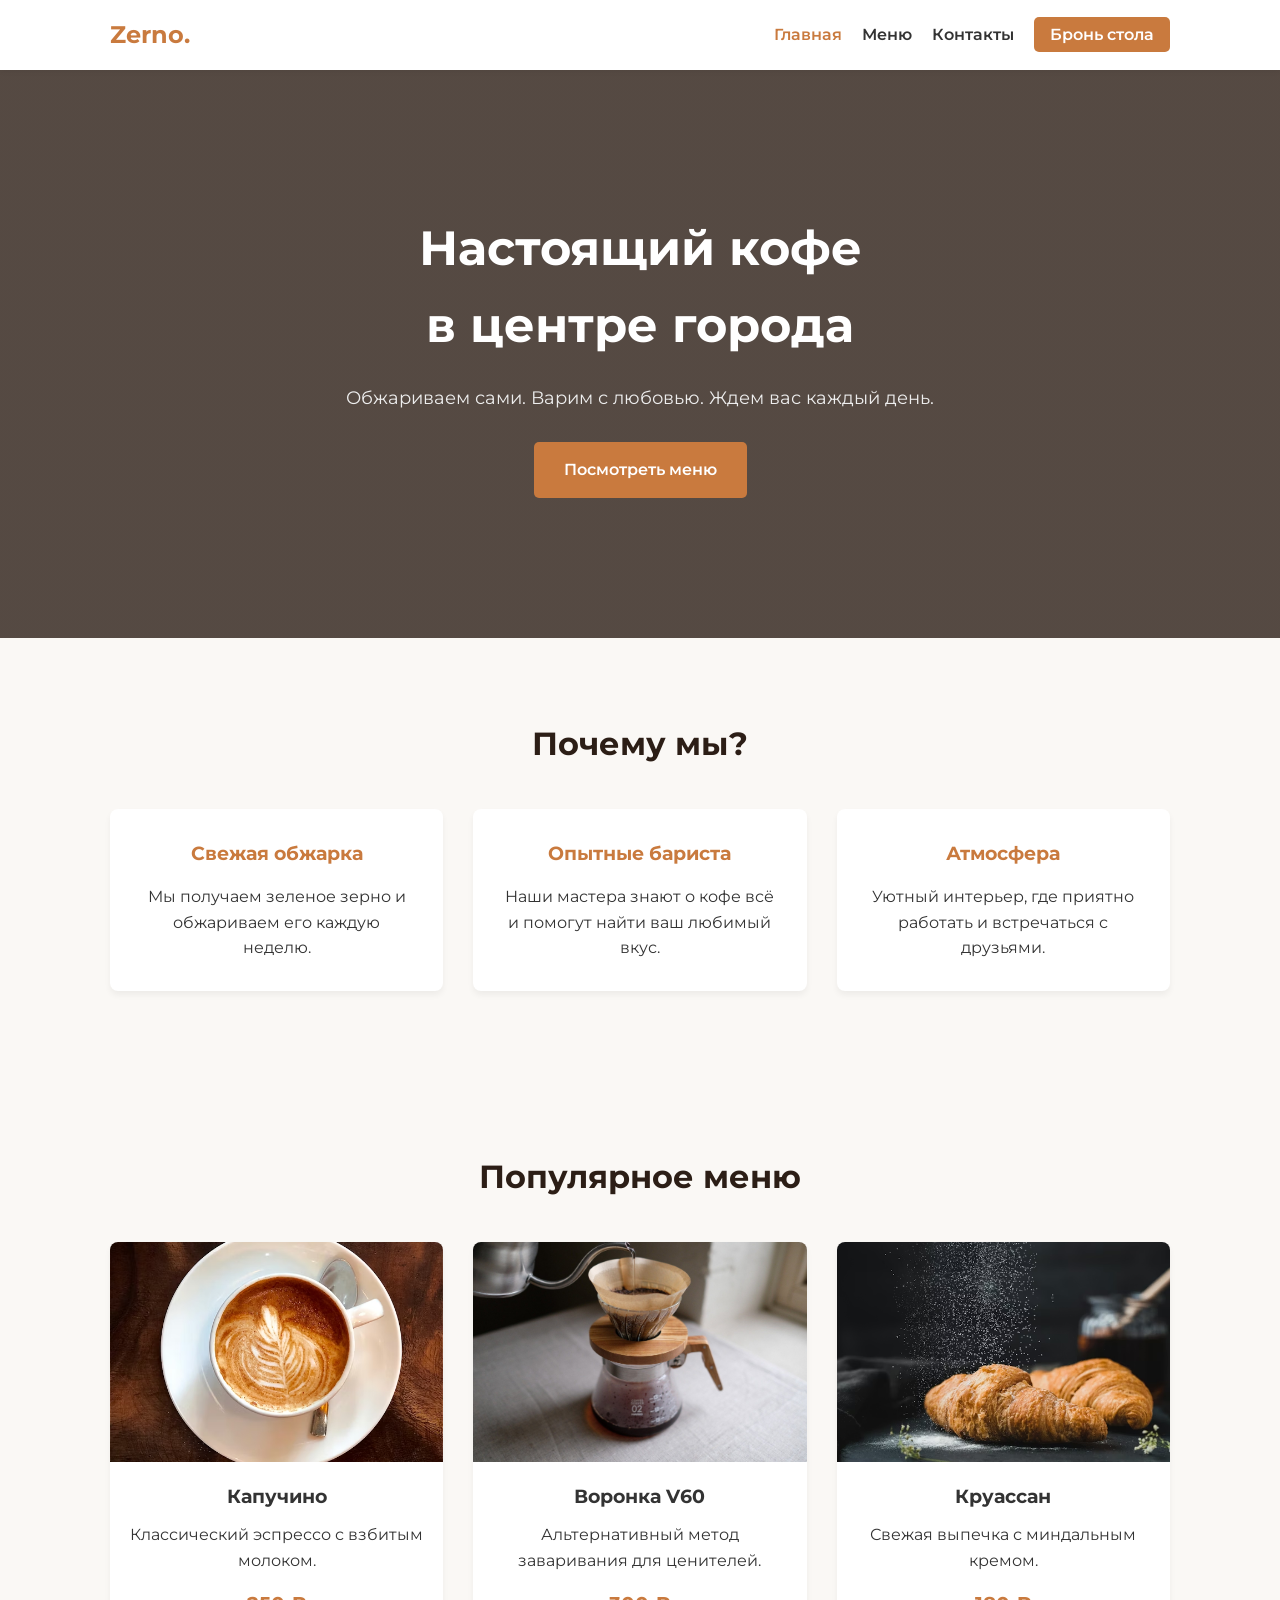
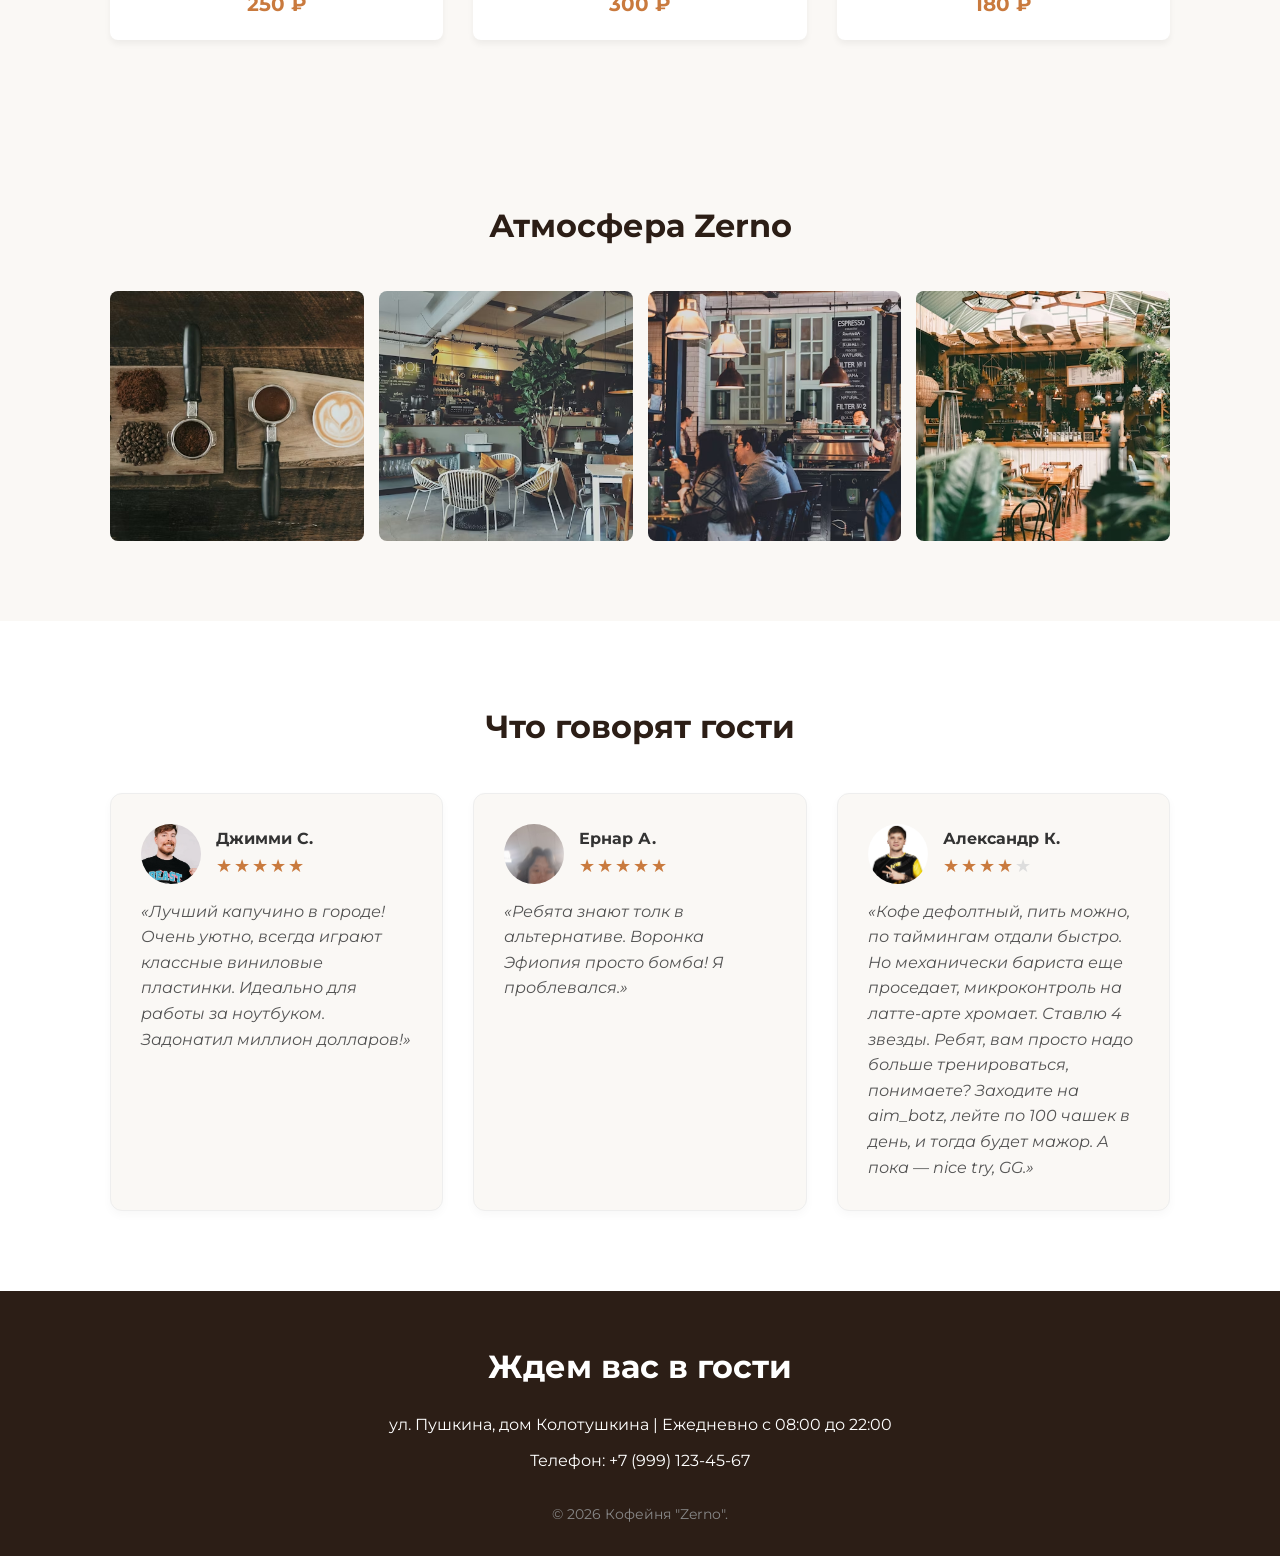
<file: Projects/Yeranr-Yerkhan-Nikita/index.html>
<!DOCTYPE html> <html lang="ru"> <head>
    <meta charset="UTF-8"> 
    <meta name="viewport" content="width=device-width, initial-scale=1.0"> 
    
    <title>Кофейня "Zerno" | Авторский кофе</title>
    
    <link rel="preconnect" href="https://fonts.googleapis.com">
    <link rel="preconnect" href="https://fonts.gstatic.com" crossorigin>
    <link href="https://fonts.googleapis.com/css2?family=Montserrat:wght@400;600;700&display=swap" rel="stylesheet">
    
    <script src="script.js"></script>
    <link rel="stylesheet" href="style.css">
</head>
<body>

    <header class="header">
        <div class="container header-wrap">
            <div class="logo">Zerno.</div>
            <nav class="main-nav">
                <ul>
                    <li><a href="index.html">Главная</a></li>
                    <li><a href="menu.html">Меню</a></li>
                    <li><a href="contacts.html">Контакты</a></li>
                    <li><a href="booking.html" class="btn-nav-book">Бронь стола</a></li>
                </ul>
            </nav>
        </div>
    </header>

    <main>
        <section class="hero">
            <div class="container">
                <h1>Настоящий кофе<br>в центре города</h1>
                <p>Обжариваем сами. Варим с любовью. Ждем вас каждый день.</p>
                <a href="menu.html" class="btn">Посмотреть меню</a>
            </div>
        </section>

        <section id="about" class="about section-padding">
            <div class="container">
                <h2>Почему мы?</h2>
                <div class="features">
                    <div class="feature-item">
                        <h3>Свежая обжарка</h3>
                        <p>Мы получаем зеленое зерно и обжариваем его каждую неделю.</p>
                    </div>
                    <div class="feature-item">
                        <h3>Опытные бариста</h3>
                        <p>Наши мастера знают о кофе всё и помогут найти ваш любимый вкус.</p>
                    </div>
                    <div class="feature-item">
                        <h3>Атмосфера</h3>
                        <p>Уютный интерьер, где приятно работать и встречаться с друзьями.</p>
                    </div>
                </div>
            </div>
        </section>

        <section id="menu" class="menu section-padding">
            <div class="container">
                <h2>Популярное меню</h2>
                <div class="menu-grid">
                    
                    <div class="menu-card">
                        <img src="media/photo1.avif" alt="Капучино" class="card-img">
                        <div class="card-info">
                            <h3>Капучино</h3>
                            <p>Классический эспрессо с взбитым молоком.</p>
                            <span class="price">250 ₽</span>
                        </div>
                    </div>
                    
                    <div class="menu-card">
                        <img src="media/image9.jpg" alt="Воронка V60" class="card-img">
                        <div class="card-info">
                            <h3>Воронка V60</h3>
                            <p>Альтернативный метод заваривания для ценителей.</p>
                            <span class="price">300 ₽</span>
                        </div>
                    </div>
                    
                    <div class="menu-card">
                        <img src="media/photo3.avif" alt="Круассан" class="card-img">
                        <div class="card-info">
                            <h3>Круассан</h3>
                            <p>Свежая выпечка с миндальным кремом.</p>
                            <span class="price">180 ₽</span>
                        </div>
                    </div>

                </div>
            </div>
        </section>

        <section class="gallery section-padding">
            <div class="container">
                <h2>Атмосфера Zerno</h2>
                <div class="gallery-grid">
                    <img src="media/gal1.avif" alt="Интерьер 1" class="gallery-img">
                    <img src="media/gal2.avif" alt="Интерьер 2" class="gallery-img">
                    <img src="media/gal3.avif" alt="Интерьер 3" class="gallery-img">
                    <img src="media/gal4.avif" alt="Интерьер 4" class="gallery-img">
                </div>
            </div>
        </section>

        <section class="reviews section-padding" style="background-color: #fff;">
            <div class="container">
                <h2>Что говорят гости</h2>
                <div class="reviews-wrap">
                    
                    <div class="review-card">
                        <div class="review-header">
                            <img src="media/rev1.png" alt="Джимми" class="avatar">
                            <div>
                                <h4>Джимми С.</h4>
                                <span class="stars">★★★★★</span>
                            </div>
                        </div>
                        <p>«Лучший капучино в городе! Очень уютно, всегда играют классные виниловые пластинки. Идеально для работы за ноутбуком. Задонатил миллион долларов!»</p>
                    </div>

                    <div class="review-card">
                        <div class="review-header">
                            <img src="media/rev2.jpg" alt="Ернар" class="avatar">
                            <div>
                                <h4>Ернар А.</h4>
                                <span class="stars">★★★★★</span>
                            </div>
                        </div>
                        <p>«Ребята знают толк в альтернативе. Воронка Эфиопия просто бомба! Я проблевался.»</p>
                    </div>

                    <div class="review-card">
                        <div class="review-header">
                            <img src="media/rev3.jpg" alt="сашка" class="avatar">
                            <div>
                                <h4>Александр К.</h4>
                                <span class="stars">★★★★<span style="color: #ddd;">★</span></span>
                            </div>
                        </div>
                        <p>«Кофе дефолтный, пить можно, по таймингам отдали быстро. Но механически бариста еще проседает, микроконтроль на латте-арте хромает. Ставлю 4 звезды. Ребят, вам просто надо больше тренироваться, понимаете? Заходите на aim_botz, лейте по 100 чашек в день, и тогда будет мажор. А пока — nice try, GG.»</p>
                    </div>

                </div>
            </div>
        </section>
    </main>

    <footer id="contacts" class="footer">
        <div class="container">
            <h2>Ждем вас в гости</h2>
            <p>ул. Пушкина, дом Колотушкина | Ежедневно с 08:00 до 22:00</p>
            <p>Телефон: +7 (999) 123-45-67</p>
            <p class="copyright">© 2026 Кофейня "Zerno".</p>
        </div>
    </footer>

</body>
</html>
</file>
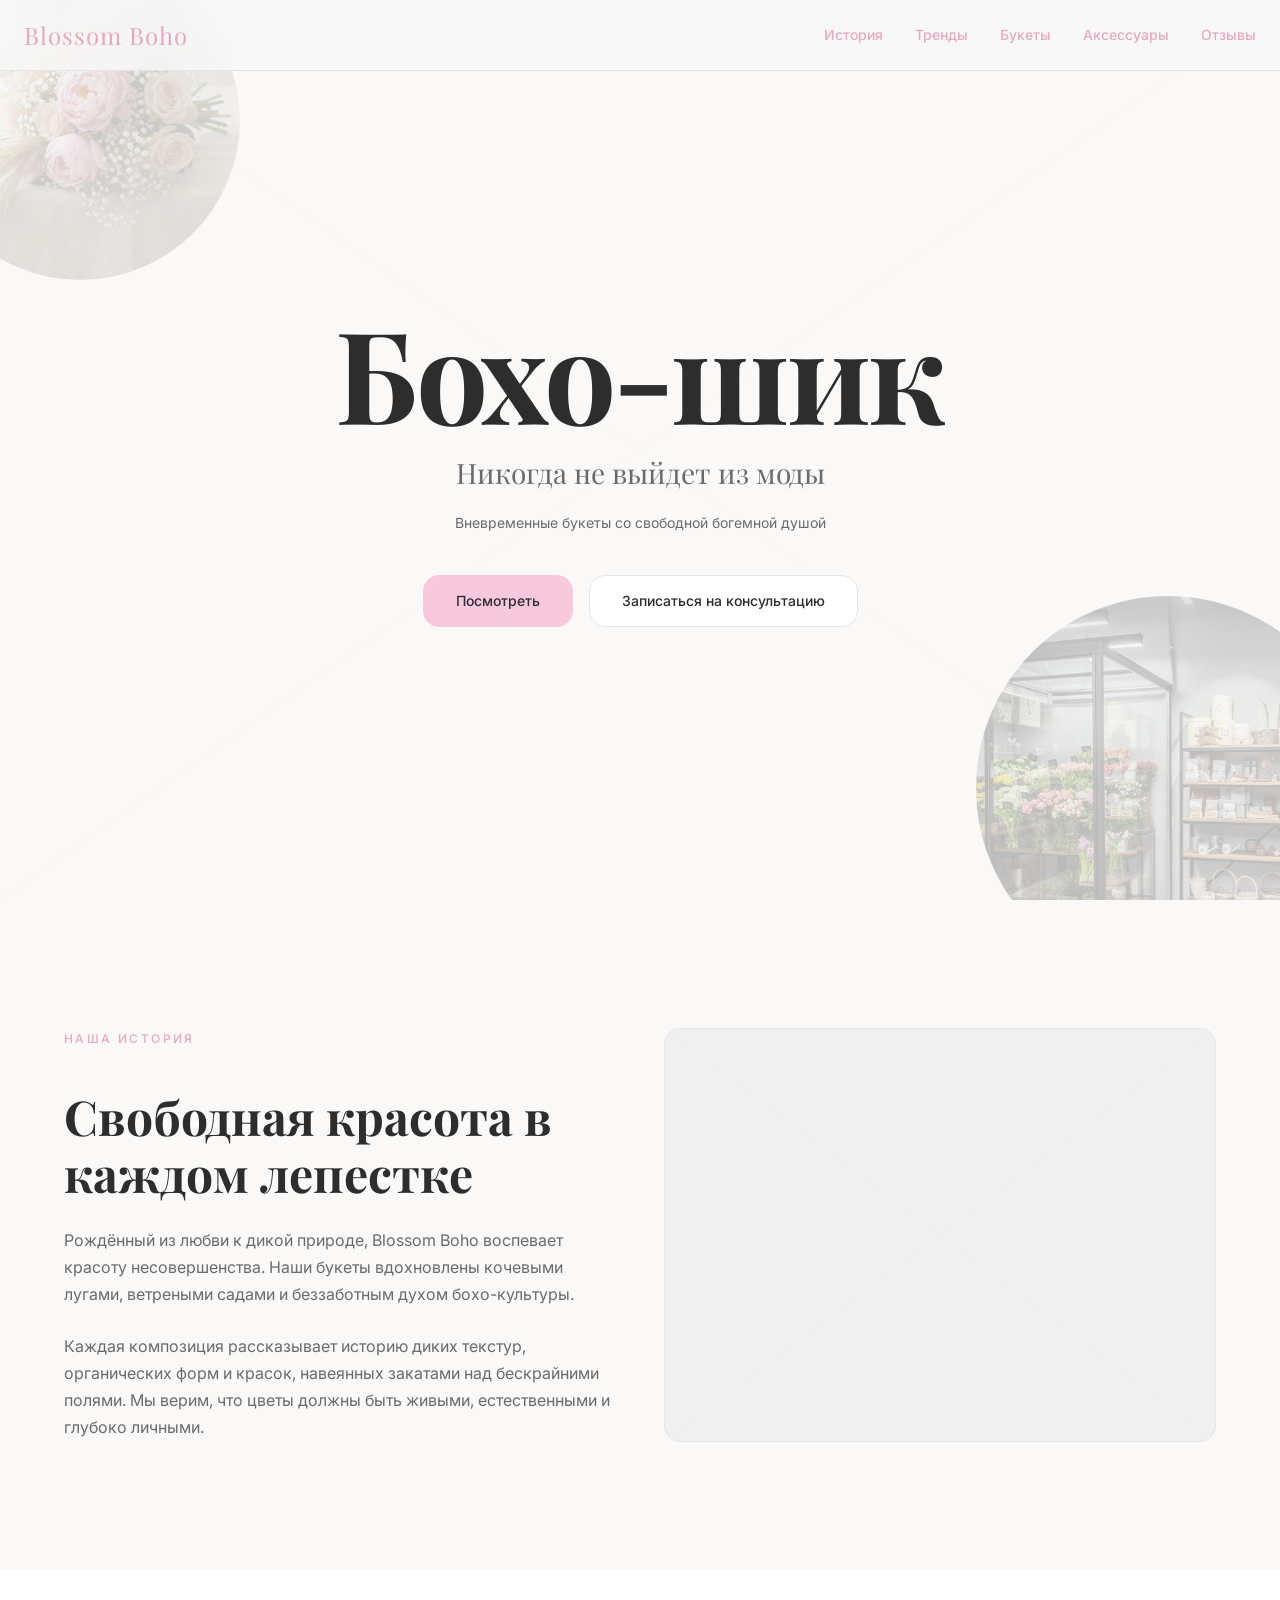
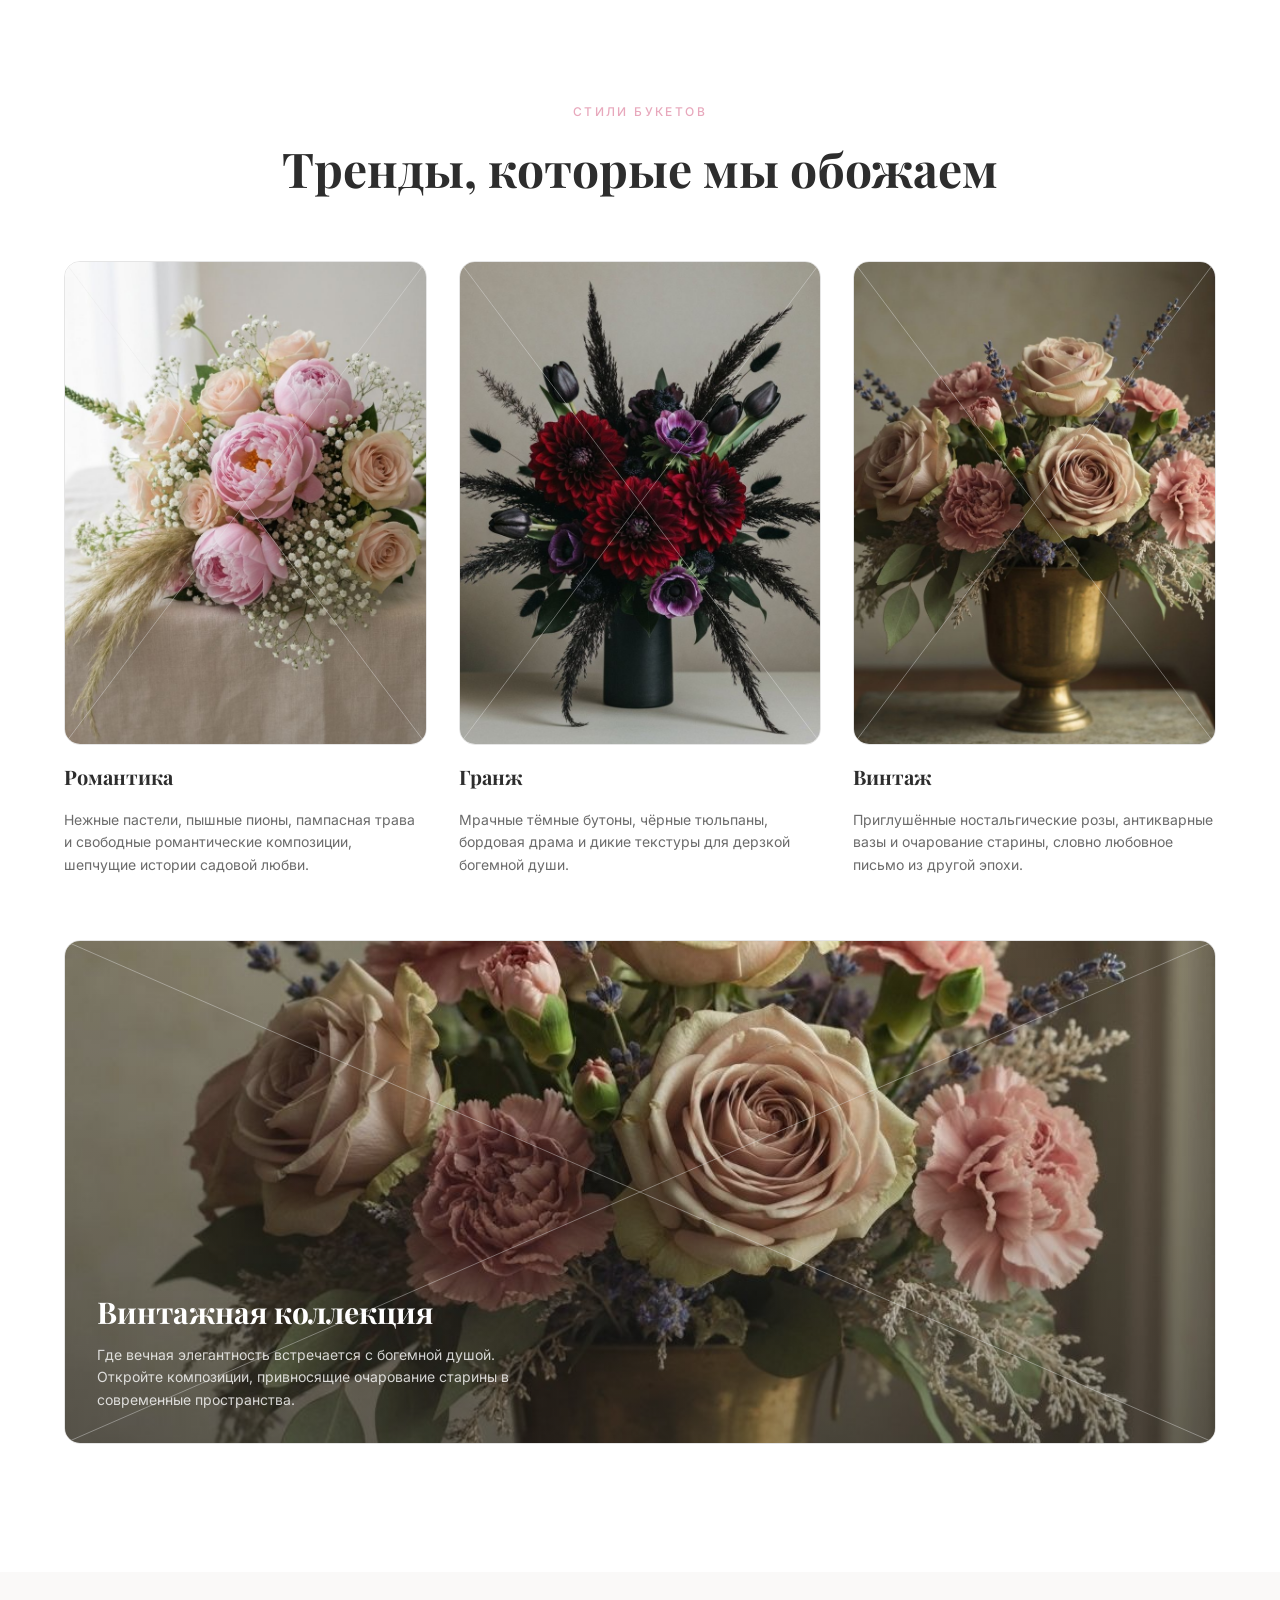
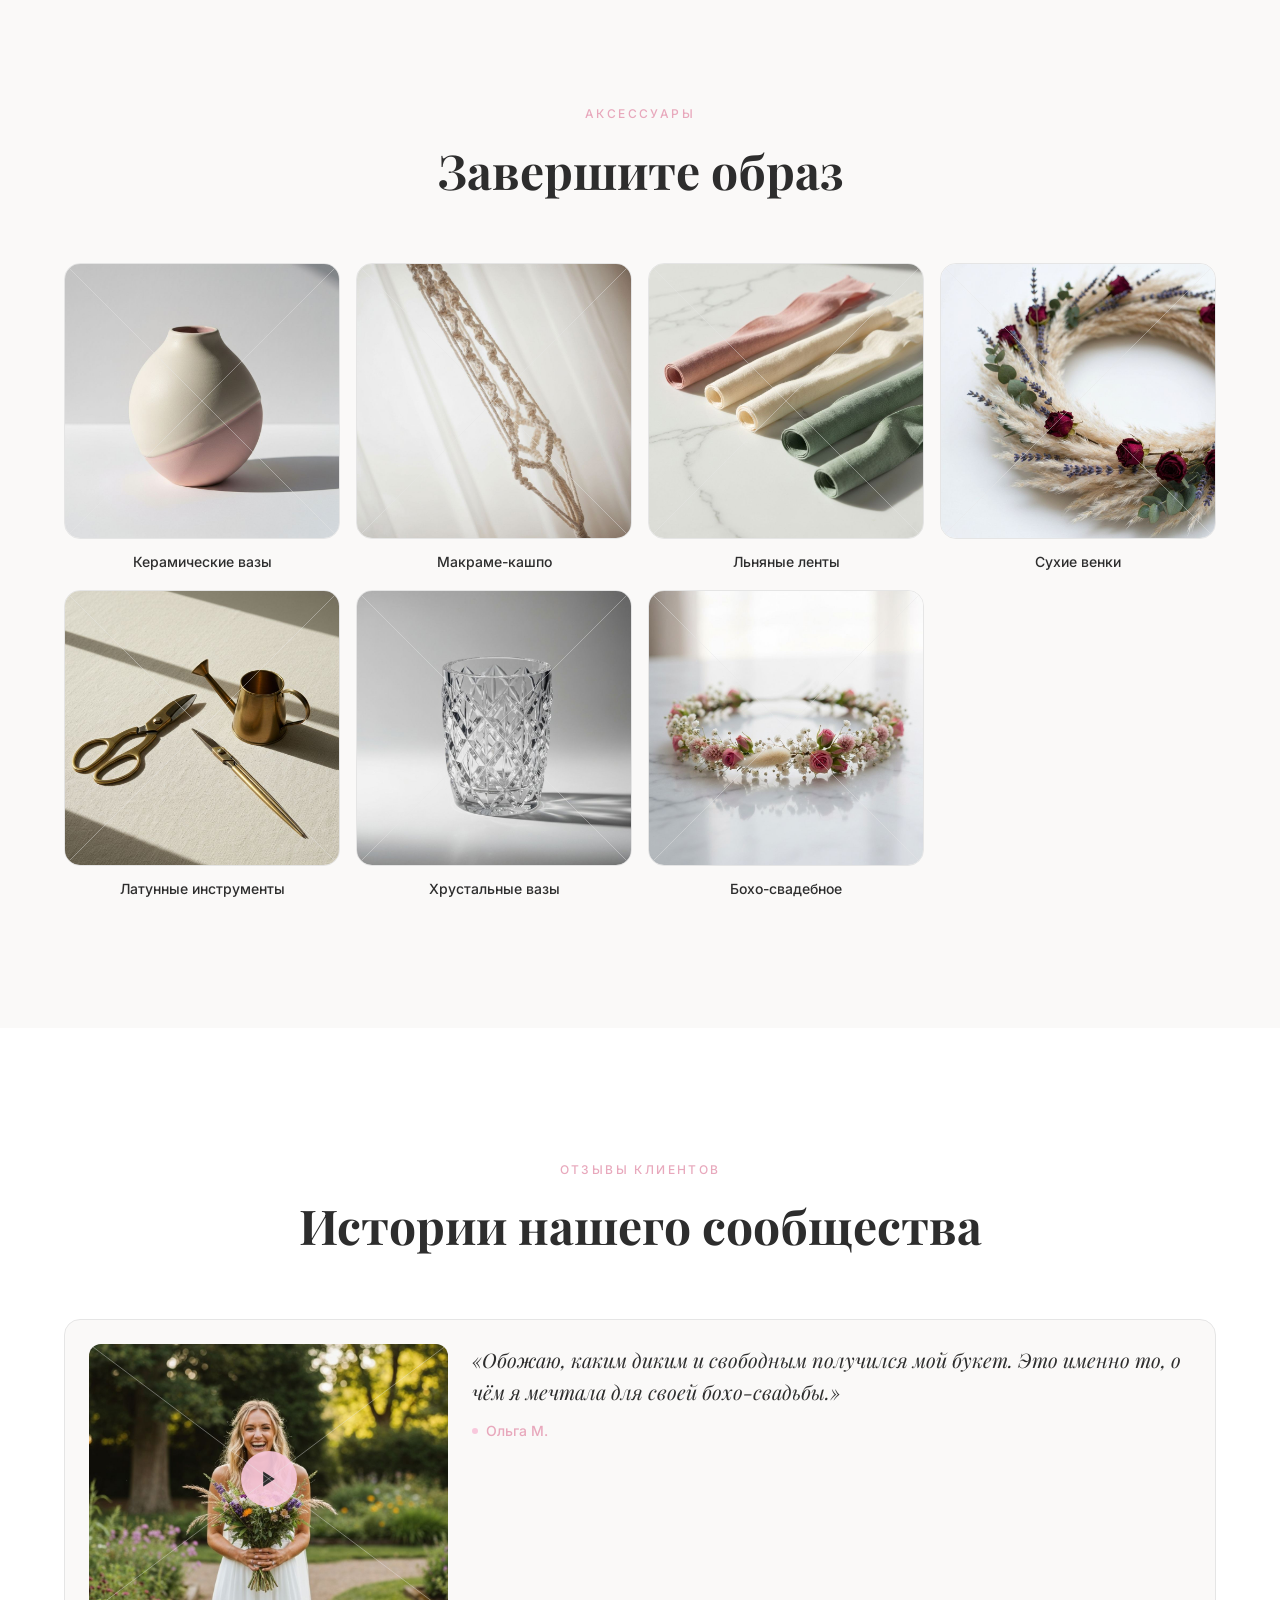
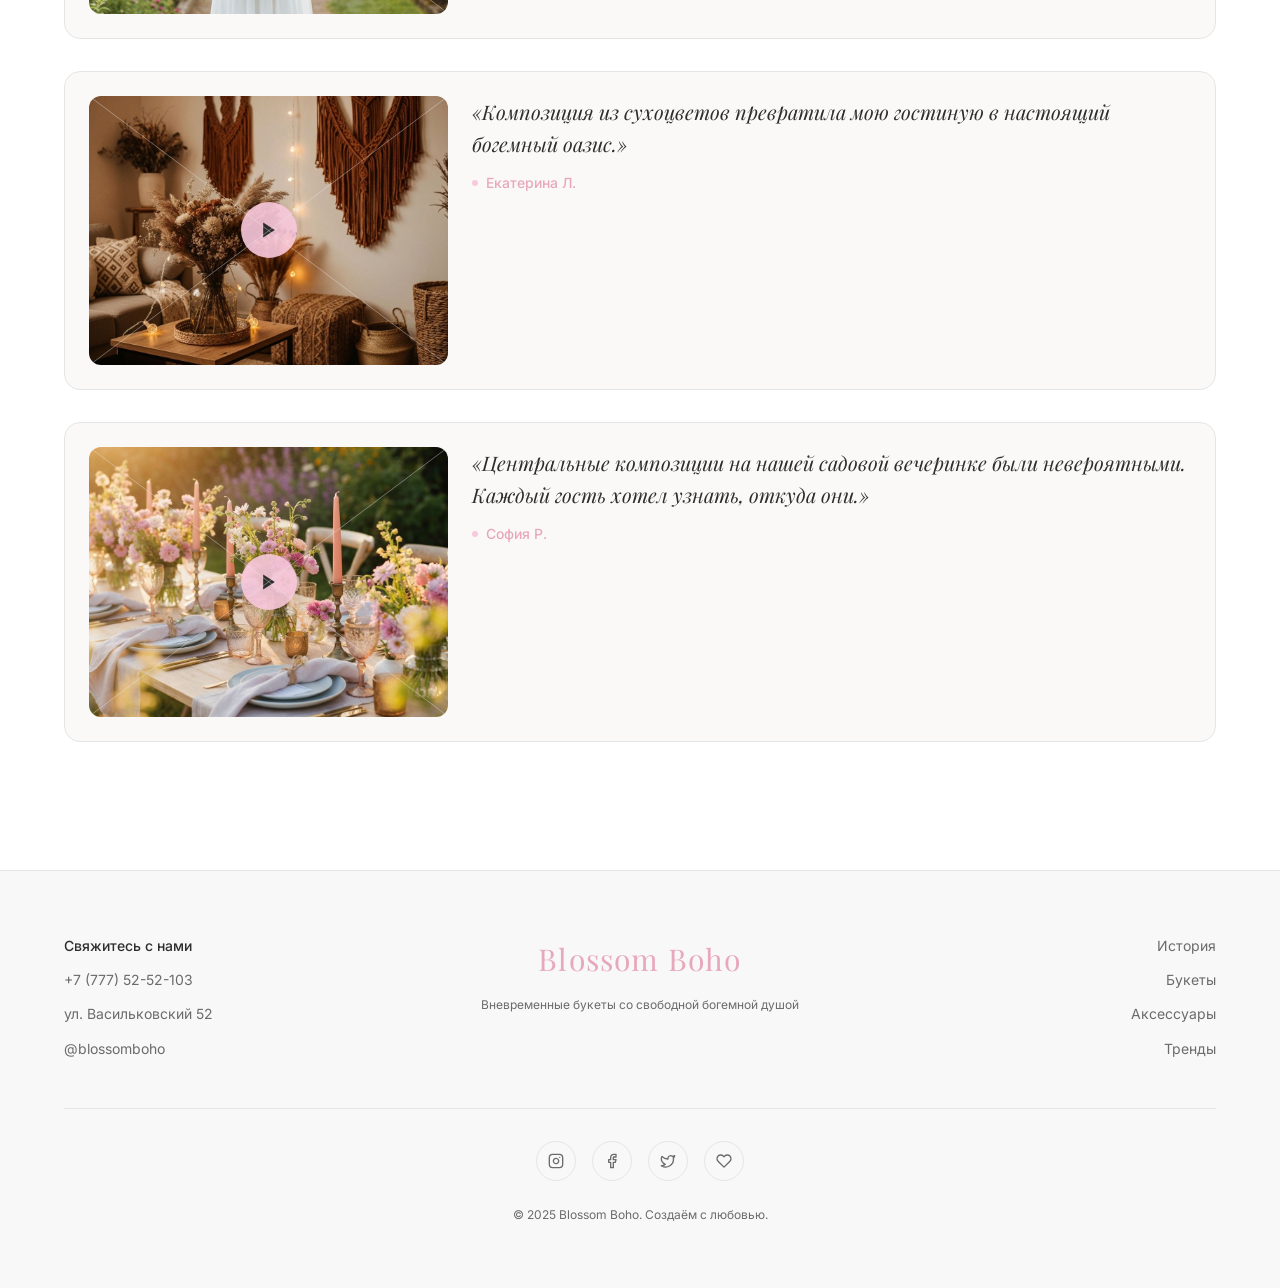
<file: Projects/Karasai-Artyom/Карасай Артем/index.html>
<!DOCTYPE html>
<html lang="ru">
<head>
  <meta charset="UTF-8" />
  <meta name="viewport" content="width=device-width, initial-scale=1.0" />
  <meta name="theme-color" content="#FAF9F8" />
  <title>Blossom Boho | Бутик бохо-шик цветов</title>
  <meta name="description" content="Вневременные букеты со свободной богемной душой. Авторские бохо-шик флористические композиции для любого случая." />
  <link rel="preconnect" href="https://fonts.googleapis.com" />
  <link rel="preconnect" href="https://fonts.gstatic.com" crossorigin />
  <link href="https://fonts.googleapis.com/css2?family=Inter:wght@400;500;600&family=Playfair+Display:ital,wght@0,400;0,500;0,600;0,700;1,400;1,500&display=swap" rel="stylesheet" />
  <style>
    *, *::before, *::after { box-sizing: border-box; margin: 0; padding: 0; }

    :root {
      --bg: #FAF9F8;
      --fg: #2D2D2D;
      --card: #FFFFFF;
      --secondary: #F8F8F8;
      --muted: #F0F0F0;
      --muted-fg: #6B6B6B;
      --border: #E5E5E5;
      --pink: #F8C8DC;
      --pink-dark: #E8A8BC;
      --pink-light: #FFD1DC;
      --charcoal: #2D2D2D;
      --line: #E5E5E5;
      --radius: 1rem;
    }

    body {
      font-family: 'Inter', system-ui, sans-serif;
      background: var(--bg);
      color: var(--fg);
      line-height: 1.6;
      -webkit-font-smoothing: antialiased;
    }

    .font-serif { font-family: 'Playfair Display', Georgia, serif; }

    img { display: block; max-width: 100%; height: auto; }

    a { text-decoration: none; color: inherit; }

  
    @keyframes fade-in-up {
      from { opacity: 0; transform: translateY(24px); }
      to { opacity: 1; transform: translateY(0); }
    }
    .animate-on-scroll { opacity: 0; }
    .animate-on-scroll.visible { animation: fade-in-up .7s ease-out forwards; }

    .envelope-frame { position: relative; }
    .envelope-frame svg.envelope-lines {
      position: absolute; inset: 0; width: 100%; height: 100%;
      pointer-events: none; z-index: 2;
    }
    .envelope-frame svg.envelope-lines line {
      stroke: var(--line); stroke-width: 0.3;
    }
    @media (min-width: 768px) {
      .envelope-frame svg.envelope-lines line { stroke-width: 0.4; }
    }

    .site-header {
      position: fixed; top: 0; left: 0; right: 0; z-index: 50;
      border-bottom: 1px solid var(--border);
      background: rgba(248,248,248,.8);
      backdrop-filter: blur(12px);
      -webkit-backdrop-filter: blur(12px);
    }
    .header-inner {
      max-width: 80rem; margin: 0 auto;
      display: flex; align-items: center; justify-content: space-between;
      padding: 1rem 1.5rem;
    }
    .logo { font-size: 1.5rem; letter-spacing: .04em; color: var(--pink-dark); }
    .nav-desktop { display: none; gap: 2rem; align-items: center; }
    .nav-desktop a {
      font-size: .875rem; font-weight: 500; color: var(--pink-dark);
      transition: color .3s;
    }
    .nav-desktop a:hover { color: var(--fg); text-decoration: underline; text-underline-offset: 4px; }
    @media (min-width: 768px) { .nav-desktop { display: flex; } }

    .hamburger {
      display: flex; align-items: center; justify-content: center;
      background: none; border: none; cursor: pointer;
      width: 2.5rem; height: 2.5rem; color: var(--fg);
    }
    @media (min-width: 768px) { .hamburger { display: none; } }

    .mobile-nav {
      display: none; flex-direction: column; gap: 1rem;
      border-top: 1px solid var(--border);
      background: var(--secondary);
      padding: 1rem 1.5rem;
    }
    .mobile-nav.open { display: flex; }
    @media (min-width: 768px) { .mobile-nav { display: none !important; } }
    .mobile-nav a {
      font-size: .875rem; font-weight: 500; color: var(--pink-dark);
      transition: color .3s;
    }
    .mobile-nav a:hover { color: var(--fg); }


    .hero {
      position: relative;
      display: flex; align-items: center; justify-content: center;
      min-height: 100vh; min-height: 100dvh;
      overflow: hidden; padding: 5rem 1.5rem 3rem;
    }
    .hero-content { position: relative; z-index: 5; text-align: center; }
    .hero h1 { font-size: clamp(3.5rem, 10vw, 8rem); line-height: 1.05; letter-spacing: -.02em; }
    .hero .subtitle { font-size: clamp(1.125rem, 2.5vw, 1.75rem); color: var(--muted-fg); margin-top: .75rem; }
    .hero .desc { max-width: 28rem; margin: 1rem auto 0; font-size: .875rem; color: var(--muted-fg); line-height: 1.6; }
    .hero-buttons { display: flex; flex-wrap: wrap; justify-content: center; gap: 1rem; margin-top: 2.5rem; }
    .btn-primary, .btn-secondary {
      display: inline-block; padding: .875rem 2rem; border-radius: var(--radius);
      font-size: .875rem; font-weight: 500; cursor: pointer;
      transition: transform .3s, box-shadow .3s, background .3s, border-color .3s;
    }
    .btn-primary {
      background: var(--pink); color: var(--charcoal); border: 1px solid var(--pink);
    }
    .btn-primary:hover {
      transform: scale(1.03); background: var(--pink-dark);
      box-shadow: 0 10px 25px rgba(248,200,220,.3);
    }
    .btn-secondary {
      background: var(--card); color: var(--fg); border: 1px solid var(--border);
    }
    .btn-secondary:hover {
      transform: scale(1.03); border-color: var(--pink);
      box-shadow: 0 10px 25px rgba(248,200,220,.2);
    }

    .hero-float {
      position: absolute; pointer-events: none; border-radius: 50%;
      overflow: hidden; opacity: .2; filter: blur(2px);
    }
    .hero-float img { width: 100%; height: 100%; object-fit: cover; }
    .hero-float-1 { right: -5rem; bottom: -5rem; width: 18rem; height: 18rem; }
    .hero-float-2 { left: -5rem; top: -2.5rem; width: 14rem; height: 14rem; opacity: .15; }
    @media (min-width: 768px) {
      .hero-float { opacity: .25; filter: none; }
      .hero-float-1 { width: 24rem; height: 24rem; }
      .hero-float-2 { width: 20rem; height: 20rem; opacity: .2; }
    }

    
    .section { padding: 6rem 1.5rem; }
    @media (min-width: 768px) { .section { padding: 8rem 1.5rem; } }
    .section-inner { max-width: 72rem; margin: 0 auto; }
    .section-label {
      font-size: .75rem; font-weight: 500;
      text-transform: uppercase; letter-spacing: .2em;
      color: var(--pink-dark);
    }
    .section-title { margin-top: 1rem; font-size: clamp(1.75rem, 4vw, 3rem); line-height: 1.2; }
    .section-bg { background: var(--card); }

    .story-grid {
      display: grid; gap: 3rem; align-items: center;
    }
    @media (min-width: 768px) { .story-grid { grid-template-columns: 1fr 1fr; } }
    .story-text { display: flex; flex-direction: column; gap: 1.5rem; }
    .story-text p { font-size: .875rem; line-height: 1.7; color: var(--muted-fg); }
    @media (min-width: 768px) { .story-text p { font-size: 1rem; } }

    .story-video {
      aspect-ratio: 4/3; border-radius: var(--radius);
      border: 1px solid var(--border); overflow: hidden;
      background: var(--muted); cursor: pointer;
      transition: border-color .3s, box-shadow .3s;
    }
    .story-video:hover {
      border-color: var(--pink);
      box-shadow: 0 10px 30px rgba(248,200,220,.2);
    }
    .story-video img { width: 100%; height: 100%; object-fit: cover; transition: transform .5s; }
    .story-video:hover img { transform: scale(1.05); }
    .play-btn {
      position: absolute; inset: 0;
      display: flex; align-items: center; justify-content: center;
    }
    .play-circle {
      width: 4rem; height: 4rem; border-radius: 50%;
      background: rgba(248,200,220,.9); color: var(--charcoal);
      display: flex; align-items: center; justify-content: center;
      box-shadow: 0 4px 20px rgba(0,0,0,.1);
      transition: transform .3s, background .3s;
    }
    .story-video:hover .play-circle { transform: scale(1.1); background: rgba(232,168,188,.9); }
    @media (min-width: 768px) { .play-circle { width: 5rem; height: 5rem; } }

 
    .trends-grid { display: grid; gap: 2rem; }
    @media (min-width: 768px) { .trends-grid { grid-template-columns: repeat(3, 1fr); } }

    .trend-card { display: flex; flex-direction: column; gap: 1rem; transition: transform .3s; cursor: pointer; }
    .trend-card:hover { transform: scale(1.03); }
    .trend-img {
      aspect-ratio: 3/4; border-radius: var(--radius);
      border: 1px solid var(--border); overflow: hidden;
      background: var(--muted);
      transition: border-color .3s, box-shadow .3s;
    }
    .trend-card:hover .trend-img {
      border-color: var(--pink);
      box-shadow: 0 10px 30px rgba(248,200,220,.2);
    }
    .trend-img img { width: 100%; height: 100%; object-fit: cover; transition: transform .5s; }
    .trend-card:hover .trend-img img { transform: scale(1.05); }
    .trend-card h3 { font-size: 1.25rem; }
    .trend-card p { font-size: .875rem; color: var(--muted-fg); line-height: 1.6; }

    .vintage-feature {
      margin-top: 4rem; aspect-ratio: 16/7;
      border-radius: var(--radius); border: 1px solid var(--border);
      overflow: hidden; background: var(--muted);
      transition: border-color .3s, box-shadow .3s;
    }
    .vintage-feature:hover {
      border-color: var(--pink);
      box-shadow: 0 10px 30px rgba(248,200,220,.2);
    }
    .vintage-feature img { width: 100%; height: 100%; object-fit: cover; transition: transform .5s; }
    .vintage-feature:hover img { transform: scale(1.05); }
    .vintage-overlay {
      position: absolute; inset: 0;
      display: flex; align-items: flex-end;
      background: linear-gradient(to top, rgba(45,45,45,.4), transparent);
      padding: 2rem;
    }
    .vintage-overlay h3 { font-size: clamp(1.5rem, 3vw, 1.875rem); color: var(--card); }
    .vintage-overlay p { margin-top: .5rem; max-width: 28rem; font-size: .875rem; color: rgba(255,255,255,.8); }


    .acc-grid { display: grid; grid-template-columns: repeat(2, 1fr); gap: 1rem; }
    @media (min-width: 640px) { .acc-grid { grid-template-columns: repeat(3, 1fr); } }
    @media (min-width: 1024px) { .acc-grid { grid-template-columns: repeat(4, 1fr); } }

    .acc-card { display: flex; flex-direction: column; gap: .75rem; transition: transform .3s; cursor: pointer; }
    .acc-card:hover { transform: scale(1.03); }
    .acc-img {
      aspect-ratio: 1; border-radius: var(--radius);
      border: 1px solid var(--border); overflow: hidden;
      background: var(--muted);
      transition: border-color .3s, box-shadow .3s;
    }
    .acc-card:hover .acc-img {
      border-color: var(--pink);
      box-shadow: 0 10px 30px rgba(248,200,220,.2);
    }
    .acc-img img { width: 100%; height: 100%; object-fit: cover; transition: transform .5s; }
    .acc-card:hover .acc-img img { transform: scale(1.05); }
    .acc-card p { text-align: center; font-size: .875rem; font-weight: 500; }

    .stories-list { display: flex; flex-direction: column; gap: 2rem; }
    .story-item {
      display: grid; gap: 1.5rem;
      border-radius: var(--radius); border: 1px solid var(--border);
      background: var(--bg); padding: 1rem;
      transition: border-color .3s, box-shadow .3s;
    }
    @media (min-width: 768px) {
      .story-item { grid-template-columns: 1fr 2fr; padding: 1.5rem; }
    }
    .story-item:hover {
      border-color: var(--pink);
      box-shadow: 0 10px 30px rgba(248,200,220,.2);
    }
    .story-item-img {
      aspect-ratio: 16/9; border-radius: .75rem;
      overflow: hidden; background: var(--muted);
    }
    @media (min-width: 768px) { .story-item-img { aspect-ratio: 4/3; } }
    .story-item-img img { width: 100%; height: 100%; object-fit: cover; transition: transform .5s; }
    .story-item:hover .story-item-img img { transform: scale(1.05); }
    .story-item .play-circle-sm {
      width: 3rem; height: 3rem;
    }
    @media (min-width: 768px) { .story-item .play-circle-sm { width: 3.5rem; height: 3.5rem; } }
    .story-item:hover .play-circle-sm { transform: scale(1.1); background: rgba(232,168,188,.9); }

    .story-item blockquote {
      font-style: italic; font-size: 1.125rem; line-height: 1.6;
    }
    @media (min-width: 768px) { .story-item blockquote { font-size: 1.25rem; } }
    .story-item .author {
      display: flex; align-items: center; gap: .5rem;
      font-size: .875rem; font-weight: 500; color: var(--pink-dark);
      margin-top: .75rem;
    }
    .author-dot {
      display: inline-block; width: .375rem; height: .375rem;
      border-radius: 50%; background: var(--pink);
    }


    .site-footer {
      border-top: 1px solid var(--border);
      background: var(--secondary);
      padding: 4rem 1.5rem;
    }
    .footer-inner { max-width: 72rem; margin: 0 auto; }
    .footer-grid { display: grid; gap: 2.5rem; }
    @media (min-width: 768px) { .footer-grid { grid-template-columns: repeat(3, 1fr); } }
    .footer-contact { display: flex; flex-direction: column; gap: .75rem; font-size: .875rem; color: var(--muted-fg); }
    .footer-contact .label { font-weight: 500; color: var(--fg); }
    .footer-center { display: flex; flex-direction: column; align-items: center; gap: .75rem; }
    .footer-center .footer-logo { font-size: 1.875rem; letter-spacing: .04em; color: var(--pink-dark); }
    .footer-center .footer-tagline { font-size: .75rem; color: var(--muted-fg); text-align: center; }
    .footer-links { display: flex; flex-direction: column; gap: .75rem; font-size: .875rem; }
    @media (min-width: 768px) { .footer-links { align-items: flex-end; } }
    .footer-links a { color: var(--muted-fg); transition: color .3s; }
    .footer-links a:hover { color: var(--pink-dark); }

    .footer-bottom {
      margin-top: 3rem; border-top: 1px solid var(--border);
      padding-top: 2rem;
      display: flex; flex-direction: column; align-items: center; gap: 1.5rem;
    }
    .social-links { display: flex; gap: 1rem; }
    .social-link {
      width: 2.5rem; height: 2.5rem; border-radius: 50%;
      border: 1px solid var(--border);
      display: flex; align-items: center; justify-content: center;
      color: var(--muted-fg);
      transition: border-color .3s, color .3s, box-shadow .3s;
    }
    .social-link:hover {
      border-color: var(--pink); color: var(--pink-dark);
      box-shadow: 0 4px 15px rgba(248,200,220,.2);
    }
    .social-link svg { width: 1rem; height: 1rem; }
    .copyright { font-size: .75rem; color: var(--muted-fg); }

    .text-center { text-align: center; }
    .mb-16 { margin-bottom: 4rem; }
    .sr-only {
      position: absolute; width: 1px; height: 1px;
      padding: 0; margin: -1px; overflow: hidden;
      clip: rect(0,0,0,0); white-space: nowrap; border: 0;
    }
  </style>
</head>
<body>


  <header class="site-header" role="banner">
    <div class="header-inner">
      <a href="#" class="logo font-serif">Blossom Boho</a>
      <nav class="nav-desktop" aria-label="Main navigation">
        <a href="#story">История</a>
        <a href="#trends">Тренды</a>
        <a href="#bouquets">Букеты</a>
        <a href="#accessories">Аксессуары</a>
        <a href="#stories">Отзывы</a>
      </nav>
      <button class="hamburger" id="menuToggle" aria-label="Открыть меню" aria-expanded="false">
        <svg id="iconMenu" width="24" height="24" viewBox="0 0 24 24" fill="none" stroke="currentColor" stroke-width="2" stroke-linecap="round" stroke-linejoin="round"><line x1="3" y1="6" x2="21" y2="6"/><line x1="3" y1="12" x2="21" y2="12"/><line x1="3" y1="18" x2="21" y2="18"/></svg>
        <svg id="iconClose" width="24" height="24" viewBox="0 0 24 24" fill="none" stroke="currentColor" stroke-width="2" stroke-linecap="round" stroke-linejoin="round" style="display:none"><line x1="18" y1="6" x2="6" y2="18"/><line x1="6" y1="6" x2="18" y2="18"/></svg>
      </button>
    </div>
    <nav class="mobile-nav" id="mobileNav" aria-label="Mobile navigation">
      <a href="#story">История</a>
      <a href="#trends">Тренды</a>
      <a href="#bouquets">Букеты</a>
      <a href="#accessories">Аксессуары</a>
      <a href="#stories">Отзывы</a>
    </nav>
  </header>


  <section class="hero envelope-frame">
    <svg class="envelope-lines" viewBox="0 0 100 100" preserveAspectRatio="none" aria-hidden="true" style="opacity:.3">
      <line x1="0" y1="0" x2="100" y2="100" vector-effect="non-scaling-stroke"/>
      <line x1="100" y1="0" x2="0" y2="100" vector-effect="non-scaling-stroke"/>
    </svg>
    <div class="hero-content">
      <h1 class="font-serif">Бохо-шик</h1>
      <p class="subtitle font-serif">Никогда не выйдет из моды</p>
      <p class="desc">Вневременные букеты со свободной богемной душой</p>
      <div class="hero-buttons">
        <a href="#trends" class="btn-primary">Посмотреть</a>
        <a href="#story" class="btn-secondary">Записаться на консультацию</a>
      </div>
    </div>
    <div class="hero-float hero-float-1">
      <img src="images/hero-bouquet.jpg" alt="" />
    </div>
    <div class="hero-float hero-float-2">
      <img src="images/romantic-bouquet.jpg" alt="" />
    </div>
  </section>


  <section id="story" class="section">
    <div class="section-inner animate-on-scroll">
      <div class="story-grid">
        <div class="story-text">
          <span class="section-label">Наша история</span>
          <h2 class="section-title font-serif">Свободная красота в каждом лепестке</h2>
          <p>Рождённый из любви к дикой природе, Blossom Boho воспевает красоту несовершенства. Наши букеты вдохновлены кочевыми лугами, ветреными садами и беззаботным духом бохо-культуры.</p>
          <p>Каждая композиция рассказывает историю диких текстур, органических форм и красок, навеянных закатами над бескрайними полями. Мы верим, что цветы должны быть живыми, естественными и глубоко личными.</p>
        </div>
        <div class="story-video envelope-frame">
          <svg class="envelope-lines" viewBox="0 0 100 100" preserveAspectRatio="none" aria-hidden="true">
            <line x1="0" y1="0" x2="100" y2="100" vector-effect="non-scaling-stroke"/>
            <line x1="100" y1="0" x2="0" y2="100" vector-effect="non-scaling-stroke"/>
          </svg>
          <video src="images/story-flowers.mp4" alt="Богемный флорист создаёт композицию из полевых цветов" />
          <div class="play-btn">
            <div class="play-circle">
              <svg width="24" height="24" viewBox="0 0 24 24" fill="currentColor"><polygon points="5 3 19 12 5 21 5 3"/></svg>
            </div>
          </div>
        </div>
      </div>
    </div>
  </section>


  <section id="trends" class="section section-bg">
    <div class="section-inner animate-on-scroll">
      <div class="text-center mb-16">
        <span class="section-label">Стили букетов</span>
        <h2 class="section-title font-serif">Тренды, которые мы обожаем</h2>
      </div>
      <div class="trends-grid">
        
        <div class="trend-card">
          <div class="trend-img envelope-frame">
            <svg class="envelope-lines" viewBox="0 0 100 100" preserveAspectRatio="none" aria-hidden="true">
              <line x1="0" y1="0" x2="100" y2="100" vector-effect="non-scaling-stroke"/>
              <line x1="100" y1="0" x2="0" y2="100" vector-effect="non-scaling-stroke"/>
            </svg>
            <img src="images/romantic-bouquet.jpg" alt="Романтический бохо-букет с нежными пионами и пампасной травой" />
          </div>
          <h3 class="font-serif">Романтика</h3>
          <p>Нежные пастели, пышные пионы, пампасная трава и свободные романтические композиции, шепчущие истории садовой любви.</p>
        </div>
       
        <div class="trend-card">
          <div class="trend-img envelope-frame">
            <svg class="envelope-lines" viewBox="0 0 100 100" preserveAspectRatio="none" aria-hidden="true">
              <line x1="0" y1="0" x2="100" y2="100" vector-effect="non-scaling-stroke"/>
              <line x1="100" y1="0" x2="0" y2="100" vector-effect="non-scaling-stroke"/>
            </svg>
            <img src="images/grunge-bouquet.jpg" alt="Драматичный гранж-букет с тёмными георгинами и чёрными тюльпанами" />
          </div>
          <h3 class="font-serif">Гранж</h3>
          <p>Мрачные тёмные бутоны, чёрные тюльпаны, бордовая драма и дикие текстуры для дерзкой богемной души.</p>
        </div>
        
        <div class="trend-card">
          <div class="trend-img envelope-frame">
            <svg class="envelope-lines" viewBox="0 0 100 100" preserveAspectRatio="none" aria-hidden="true">
              <line x1="0" y1="0" x2="100" y2="100" vector-effect="non-scaling-stroke"/>
              <line x1="100" y1="0" x2="0" y2="100" vector-effect="non-scaling-stroke"/>
            </svg>
            <img src="images/vintage-bouquet.jpg" alt="Винтажная цветочная композиция с антикварными розами в латунной вазе" />
          </div>
          <h3 class="font-serif">Винтаж</h3>
          <p>Приглушённые ностальгические розы, антикварные вазы и очарование старины, словно любовное письмо из другой эпохи.</p>
        </div>
      </div>

      
      <div class="vintage-feature envelope-frame">
        <svg class="envelope-lines" viewBox="0 0 100 100" preserveAspectRatio="none" aria-hidden="true">
          <line x1="0" y1="0" x2="100" y2="100" vector-effect="non-scaling-stroke"/>
          <line x1="100" y1="0" x2="0" y2="100" vector-effect="non-scaling-stroke"/>
        </svg>
        <img src="images/vintage-bouquet.jpg" alt="Панорама винтажных цветочных композиций" />
        <div class="vintage-overlay">
          <div>
            <h3 class="font-serif">Винтажная коллекция</h3>
            <p>Где вечная элегантность встречается с богемной душой. Откройте композиции, привносящие очарование старины в современные пространства.</p>
          </div>
        </div>
      </div>
    </div>
  </section>

  
  <section id="accessories" class="section">
    <div class="section-inner animate-on-scroll">
      <div class="text-center mb-16">
        <span class="section-label">Аксессуары</span>
        <h2 class="section-title font-serif">Завершите образ</h2>
      </div>
      <div class="acc-grid">
        <div class="acc-card">
          <div class="acc-img envelope-frame">
            <svg class="envelope-lines" viewBox="0 0 100 100" preserveAspectRatio="none" aria-hidden="true"><line x1="0" y1="0" x2="100" y2="100" vector-effect="non-scaling-stroke"/><line x1="100" y1="0" x2="0" y2="100" vector-effect="non-scaling-stroke"/></svg>
            <img src="images/acc-ceramic-vase.jpg" alt="Керамическая ваза ручной работы в кремово-розовых тонах" />
          </div>
          <p>Керамические вазы</p>
        </div>
        <div class="acc-card">
          <div class="acc-img envelope-frame">
            <svg class="envelope-lines" viewBox="0 0 100 100" preserveAspectRatio="none" aria-hidden="true"><line x1="0" y1="0" x2="100" y2="100" vector-effect="non-scaling-stroke"/><line x1="100" y1="0" x2="0" y2="100" vector-effect="non-scaling-stroke"/></svg>
            <img src="images/acc-macrame.jpg" alt="Бохо макраме-кашпо из натурального хлопкового шнура" />
          </div>
          <p>Макраме-кашпо</p>
        </div>
        <div class="acc-card">
          <div class="acc-img envelope-frame">
            <svg class="envelope-lines" viewBox="0 0 100 100" preserveAspectRatio="none" aria-hidden="true"><line x1="0" y1="0" x2="100" y2="100" vector-effect="non-scaling-stroke"/><line x1="100" y1="0" x2="0" y2="100" vector-effect="non-scaling-stroke"/></svg>
            <img src="images/acc-ribbon.jpg" alt="Рулоны льняных лент розового и шалфейного оттенков" />
          </div>
          <p>Льняные ленты</p>
        </div>
        <div class="acc-card">
          <div class="acc-img envelope-frame">
            <svg class="envelope-lines" viewBox="0 0 100 100" preserveAspectRatio="none" aria-hidden="true"><line x1="0" y1="0" x2="100" y2="100" vector-effect="non-scaling-stroke"/><line x1="100" y1="0" x2="0" y2="100" vector-effect="non-scaling-stroke"/></svg>
            <img src="images/acc-wreath.jpg" alt="Венок из сухоцветов с пампасной травой и розами" />
          </div>
          <p>Сухие венки</p>
        </div>
        <div class="acc-card">
          <div class="acc-img envelope-frame">
            <svg class="envelope-lines" viewBox="0 0 100 100" preserveAspectRatio="none" aria-hidden="true"><line x1="0" y1="0" x2="100" y2="100" vector-effect="non-scaling-stroke"/><line x1="100" y1="0" x2="0" y2="100" vector-effect="non-scaling-stroke"/></svg>
            <img src="images/acc-brass-tools.jpg" alt="Элегантные латунные флористические ножницы" />
          </div>
          <p>Латунные инструменты</p>
        </div>
        <div class="acc-card">
          <div class="acc-img envelope-frame">
            <svg class="envelope-lines" viewBox="0 0 100 100" preserveAspectRatio="none" aria-hidden="true"><line x1="0" y1="0" x2="100" y2="100" vector-effect="non-scaling-stroke"/><line x1="100" y1="0" x2="0" y2="100" vector-effect="non-scaling-stroke"/></svg>
            <img src="images/acc-crystal-vase.jpg" alt="Гранёная хрустальная ваза в мягком свете" />
          </div>
          <p>Хрустальные вазы</p>
        </div>
        <div class="acc-card">
          <div class="acc-img envelope-frame">
            <svg class="envelope-lines" viewBox="0 0 100 100" preserveAspectRatio="none" aria-hidden="true"><line x1="0" y1="0" x2="100" y2="100" vector-effect="non-scaling-stroke"/><line x1="100" y1="0" x2="0" y2="100" vector-effect="non-scaling-stroke"/></svg>
            <img src="images/acc-bridal.jpg" alt="Нежный свадебный венок из сухоцветов" />
          </div>
          <p>Бохо-свадебное</p>
        </div>
      </div>
    </div>
  </section>

  
  <section id="stories" class="section section-bg">
    <div class="section-inner animate-on-scroll">
      <div class="text-center mb-16">
        <span class="section-label">Отзывы клиентов</span>
        <h2 class="section-title font-serif">Истории нашего сообщества</h2>
      </div>
      <div class="stories-list">
      
        <div class="story-item">
          <div class="story-item-img envelope-frame">
            <svg class="envelope-lines" viewBox="0 0 100 100" preserveAspectRatio="none" aria-hidden="true"><line x1="0" y1="0" x2="100" y2="100" vector-effect="non-scaling-stroke"/><line x1="100" y1="0" x2="0" y2="100" vector-effect="non-scaling-stroke"/></svg>
            <img src="images/customer-1.jpg" alt="Невеста с бохо-букетом из полевых цветов на садовой свадьбе" />
            <div class="play-btn">
              <div class="play-circle play-circle-sm">
                <svg width="20" height="20" viewBox="0 0 24 24" fill="currentColor"><polygon points="5 3 19 12 5 21 5 3"/></svg>
              </div>
            </div>
          </div>
          <div>
            <blockquote class="font-serif">&laquo;Обожаю, каким диким и свободным получился мой букет. Это именно то, о чём я мечтала для своей бохо-свадьбы.&raquo;</blockquote>
            <div class="author"><span class="author-dot"></span> Ольга М.</div>
          </div>
        </div>
       
        <div class="story-item">
          <div class="story-item-img envelope-frame">
            <svg class="envelope-lines" viewBox="0 0 100 100" preserveAspectRatio="none" aria-hidden="true"><line x1="0" y1="0" x2="100" y2="100" vector-effect="non-scaling-stroke"/><line x1="100" y1="0" x2="0" y2="100" vector-effect="non-scaling-stroke"/></svg>
            <img src="images/customer-2.jpg" alt="Уютная богемная гостиная с композицией из сухоцветов" />
            <div class="play-btn">
              <div class="play-circle play-circle-sm">
                <svg width="20" height="20" viewBox="0 0 24 24" fill="currentColor"><polygon points="5 3 19 12 5 21 5 3"/></svg>
              </div>
            </div>
          </div>
          <div>
            <blockquote class="font-serif">&laquo;Композиция из сухоцветов превратила мою гостиную в настоящий богемный оазис.&raquo;</blockquote>
            <div class="author"><span class="author-dot"></span> Екатерина Л.</div>
          </div>
        </div>
        
        <div class="story-item">
          <div class="story-item-img envelope-frame">
            <svg class="envelope-lines" viewBox="0 0 100 100" preserveAspectRatio="none" aria-hidden="true"><line x1="0" y1="0" x2="100" y2="100" vector-effect="non-scaling-stroke"/><line x1="100" y1="0" x2="0" y2="100" vector-effect="non-scaling-stroke"/></svg>
            <img src="images/customer-3.jpg" alt="Бохо-сервировка сад��вой вечеринки с цветочными композициями" />
            <div class="play-btn">
              <div class="play-circle play-circle-sm">
                <svg width="20" height="20" viewBox="0 0 24 24" fill="currentColor"><polygon points="5 3 19 12 5 21 5 3"/></svg>
              </div>
            </div>
          </div>
          <div>
            <blockquote class="font-serif">&laquo;Центральные композиции на нашей садовой вечеринке были невероятными. Каждый гость хотел узнать, откуда они.&raquo;</blockquote>
            <div class="author"><span class="author-dot"></span> София Р.</div>
          </div>
        </div>
      </div>
    </div>
  </section>

  
  <footer class="site-footer" role="contentinfo">
    <div class="footer-inner">
      <div class="footer-grid">
        <div class="footer-contact">
          <p class="label">Свяжитесь с нами</p>
          <p>+7 (777) 52-52-103</p>
          <p>ул. Васильковский 52</p>
          <p>@blossomboho</p>
        </div>
        <div class="footer-center">
          <span class="footer-logo font-serif">Blossom Boho</span>
          <p class="footer-tagline">Вневременные букеты со свободной богемной душой</p>
        </div>
        <div class="footer-links">
          <a href="#story">История</a>
          <a href="#trends">Букеты</a>
          <a href="#accessories">Аксессуары</a>
          <a href="#trends">Тренды</a>
        </div>
      </div>
      <div class="footer-bottom">
        <div class="social-links">
          <a href="#" class="social-link" aria-label="Instagram">
            <svg viewBox="0 0 24 24" fill="none" stroke="currentColor" stroke-width="2" stroke-linecap="round" stroke-linejoin="round"><rect x="2" y="2" width="20" height="20" rx="5" ry="5"/><path d="M16 11.37A4 4 0 1 1 12.63 8 4 4 0 0 1 16 11.37z"/><line x1="17.5" y1="6.5" x2="17.51" y2="6.5"/></svg>
          </a>
          <a href="#" class="social-link" aria-label="Facebook">
            <svg viewBox="0 0 24 24" fill="none" stroke="currentColor" stroke-width="2" stroke-linecap="round" stroke-linejoin="round"><path d="M18 2h-3a5 5 0 0 0-5 5v3H7v4h3v8h4v-8h3l1-4h-4V7a1 1 0 0 1 1-1h3z"/></svg>
          </a>
          <a href="#" class="social-link" aria-label="Twitter">
            <svg viewBox="0 0 24 24" fill="none" stroke="currentColor" stroke-width="2" stroke-linecap="round" stroke-linejoin="round"><path d="M22 4s-.7 2.1-2 3.4c1.6 10-9.4 17.3-18 11.6 2.2.1 4.4-.6 6-2C3 15.5.5 9.6 3 5c2.2 2.6 5.6 4.1 9 4-.9-4.2 4-6.6 7-3.8 1.1 0 3-1.2 3-1.2z"/></svg>
          </a>
          <a href="#" class="social-link" aria-label="Pinterest">
            <svg viewBox="0 0 24 24" fill="none" stroke="currentColor" stroke-width="2" stroke-linecap="round" stroke-linejoin="round"><path d="M20.84 4.61a5.5 5.5 0 0 0-7.78 0L12 5.67l-1.06-1.06a5.5 5.5 0 0 0-7.78 7.78l1.06 1.06L12 21.23l7.78-7.78 1.06-1.06a5.5 5.5 0 0 0 0-7.78z"/></svg>
          </a>
        </div>
        <p class="copyright">&copy; 2025 Blossom Boho. Создаём с любовью.</p>
      </div>
    </div>
  </footer>

  <script>
  
    const menuToggle = document.getElementById('menuToggle');
    const mobileNav = document.getElementById('mobileNav');
    const iconMenu = document.getElementById('iconMenu');
    const iconClose = document.getElementById('iconClose');

    menuToggle.addEventListener('click', () => {
      const isOpen = mobileNav.classList.toggle('open');
      iconMenu.style.display = isOpen ? 'none' : 'block';
      iconClose.style.display = isOpen ? 'block' : 'none';
      menuToggle.setAttribute('aria-expanded', isOpen);
      menuToggle.setAttribute('aria-label', isOpen ? 'Закрыть меню' : 'Открыть меню');
    });


    mobileNav.querySelectorAll('a').forEach(link => {
      link.addEventListener('click', () => {
        mobileNav.classList.remove('open');
        iconMenu.style.display = 'block';
        iconClose.style.display = 'none';
        menuToggle.setAttribute('aria-expanded', 'false');
        menuToggle.setAttribute('aria-label', 'Открыть меню');
      });
    });


    const observer = new IntersectionObserver((entries) => {
      entries.forEach(entry => {
        if (entry.isIntersecting) {
          entry.target.classList.add('visible');
          observer.unobserve(entry.target);
        }
      });
    }, { threshold: 0.15 });

    document.querySelectorAll('.animate-on-scroll').forEach(el => observer.observe(el));


    document.querySelectorAll('a[href^="#"]').forEach(anchor => {
      anchor.addEventListener('click', (e) => {
        const target = document.querySelector(anchor.getAttribute('href'));
        if (target) {
          e.preventDefault();
          target.scrollIntoView({ behavior: 'smooth', block: 'start' });
        }
      });
    });
  </script>

</body>
</html>
</file>
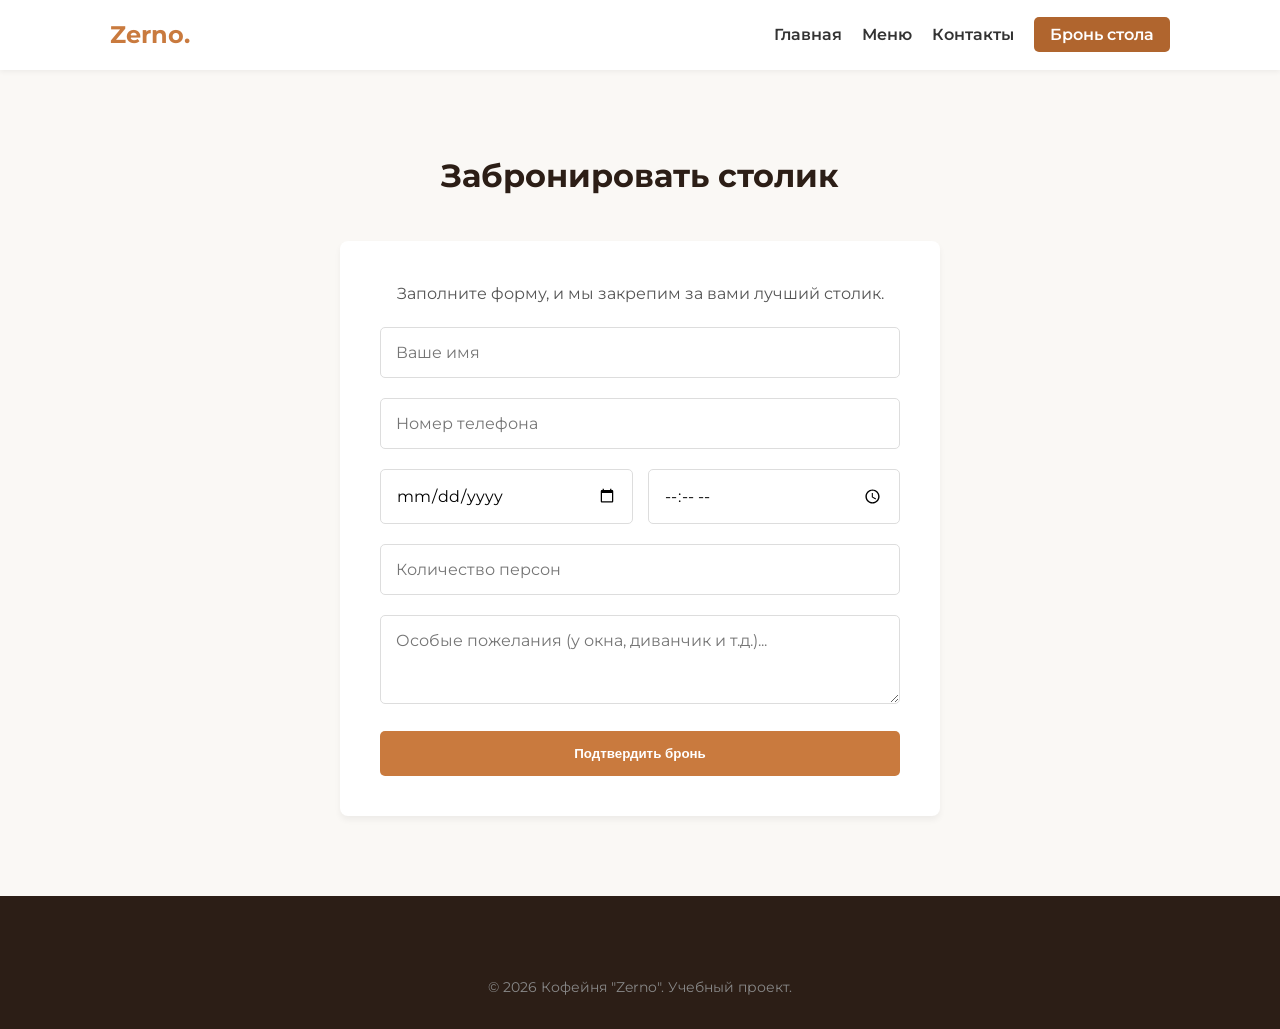
<file: Projects/Yeranr-Yerkhan-Nikita/booking.html>
<!DOCTYPE html>
<html lang="ru">
<head>
    <meta charset="UTF-8">
    <meta name="viewport" content="width=device-width, initial-scale=1.0">
    <title>Бронь столика | Кофейня "Zerno"</title>
    <link rel="preconnect" href="https://fonts.googleapis.com">
    <link rel="preconnect" href="https://fonts.gstatic.com" crossorigin>
    <link href="https://fonts.googleapis.com/css2?family=Montserrat:wght@400;600;700&display=swap" rel="stylesheet">
    <link rel="stylesheet" href="style.css">
    <script src="script.js"></script>
</head>
<body>

    <header class="header">
        <div class="container header-wrap">
            <a href="index.html" class="logo" style="text-decoration: none;">Zerno.</a>
            <nav class="main-nav">
                <ul>
                    <li><a href="index.html">Главная</a></li>
                    <li><a href="menu.html">Меню</a></li>
                    <li><a href="contacts.html">Контакты</a></li>
                    <li><a href="booking.html" class="btn-nav-book" style="background-color: #b0652e;">Бронь стола</a></li>
                </ul>
            </nav>
        </div>
    </header>

    <main class="page-content">
        <div class="container section-padding">
            <h2>Забронировать столик</h2>
            
            <div class="booking-wrapper">
                <div class="contact-form" style="max-width: 600px; margin: 0 auto; background: #fff; padding: 40px; border-radius: 8px; box-shadow: 0 4px 6px rgba(0,0,0,0.05);">
                    <p style="text-align: center; margin-bottom: 20px; color: #555;">Заполните форму, и мы закрепим за вами лучший столик.</p>
                    
                    <form action="#" method="POST">
                        <input type="text" placeholder="Ваше имя" required class="form-input">
                        <input type="tel" placeholder="Номер телефона" required class="form-input">
                        
                        <div style="display: flex; gap: 15px;">
                            <input type="date" required class="form-input" style="flex: 1;">
                            <input type="time" required class="form-input" style="flex: 1;">
                        </div>

                        <input type="number" placeholder="Количество персон" min="1" max="10" required class="form-input">
                        
                        <textarea placeholder="Особые пожелания (у окна, диванчик и т.д.)..." rows="3" class="form-input"></textarea>
                        
                        <button type="submit" class="btn" style="width: 100%; border: none; cursor: pointer;">Подтвердить бронь</button>
                    </form>
                </div>
            </div>
            
        </div>
    </main>

    <footer class="footer">
        <div class="container">
            <p class="copyright">© 2026 Кофейня "Zerno". Учебный проект.</p>
        </div>
    </footer>

</body>
</html>
</file>
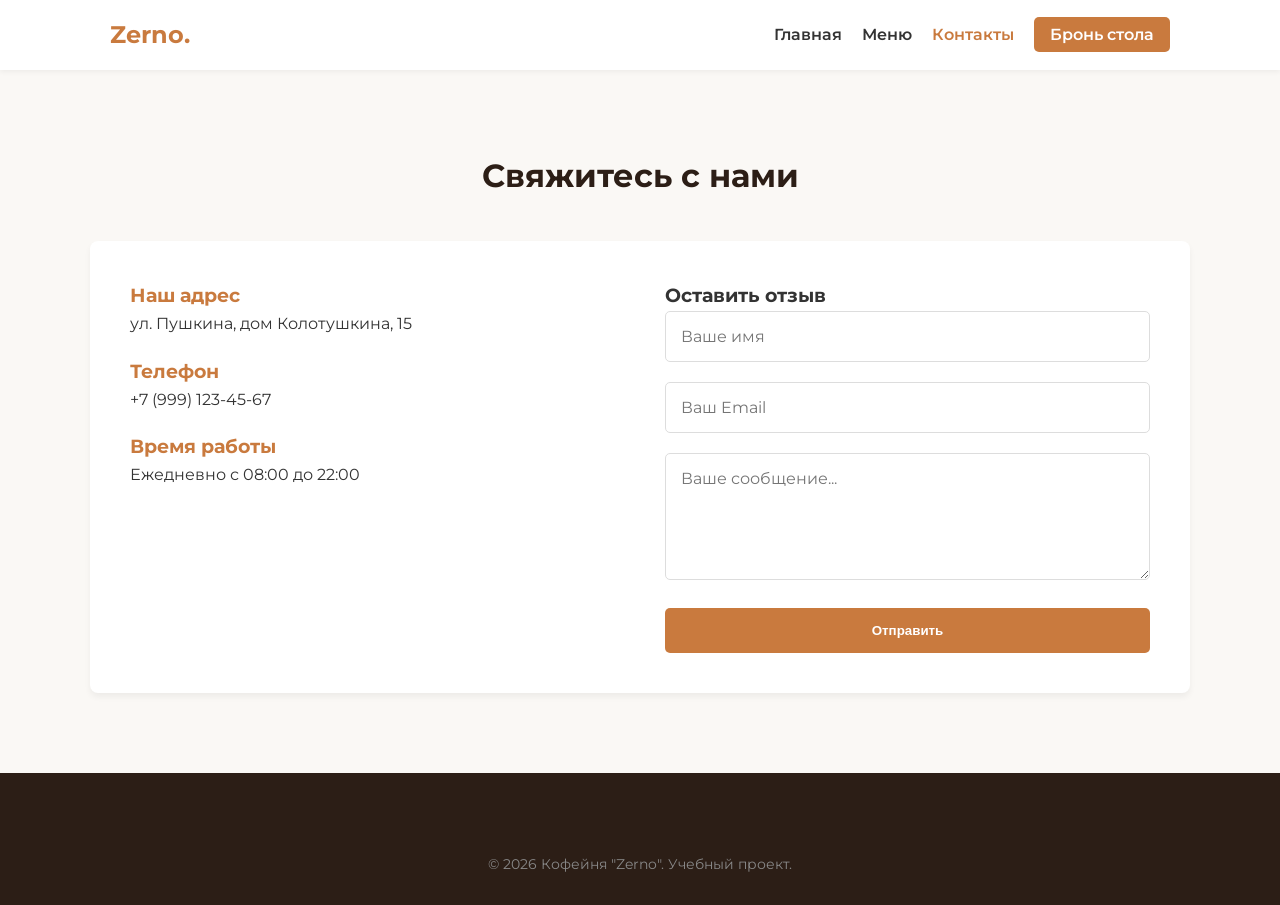
<file: Projects/Yeranr-Yerkhan-Nikita/contacts.html>
<!DOCTYPE html>
<html lang="ru">
<head>
    <meta charset="UTF-8">
    <meta name="viewport" content="width=device-width, initial-scale=1.0">
    <title>Контакты | Кофейня "Zerno"</title>
    <link rel="preconnect" href="https://fonts.googleapis.com">
    <link rel="preconnect" href="https://fonts.gstatic.com" crossorigin>
    <link href="https://fonts.googleapis.com/css2?family=Montserrat:wght@400;600;700&display=swap" rel="stylesheet">
    <link rel="stylesheet" href="style.css">
    <script src="script.js"></script>
</head>
<body>

    <header class="header">
        <div class="container header-wrap">
            <a href="index.html" class="logo" style="text-decoration: none;">Zerno.</a>
            <nav class="main-nav">
                <ul>
                    <li><a href="index.html">Главная</a></li>
                    <li><a href="menu.html">Меню</a></li>
                    <li><a href="contacts.html" style="color: #c97a3e;">Контакты</a></li>
                    <li><a href="booking.html" class="btn-nav-book">Бронь стола</a></li>
                </ul>
            </nav>
        </div>
    </header>

    <main class="page-content">
        <div class="container section-padding">
            <h2>Свяжитесь с нами</h2>
            <div class="contacts-wrapper">
                
                <div class="contact-info">
                    <h3>Наш адрес</h3>
                    <p>ул. Пушкина, дом Колотушкина, 15</p>
                    <h3>Телефон</h3>
                    <p>+7 (999) 123-45-67</p>
                    <h3>Время работы</h3>
                    <p>Ежедневно с 08:00 до 22:00</p>
                </div>

                <div class="contact-form">
                    <h3>Оставить отзыв</h3>
                    <form action="#" method="POST">
                        <input type="text" placeholder="Ваше имя" required class="form-input">
                        <input type="email" placeholder="Ваш Email" required class="form-input">
                        <textarea placeholder="Ваше сообщение..." rows="5" required class="form-input"></textarea>
                        <button type="submit" class="btn" style="width: 100%; border: none; cursor: pointer;">Отправить</button>
                    </form>
                </div>

            </div>
        </div>
    </main>

    <footer class="footer">
        <div class="container">
            <p class="copyright">© 2026 Кофейня "Zerno". Учебный проект.</p>
        </div>
    </footer>

</body>
</html>
</file>
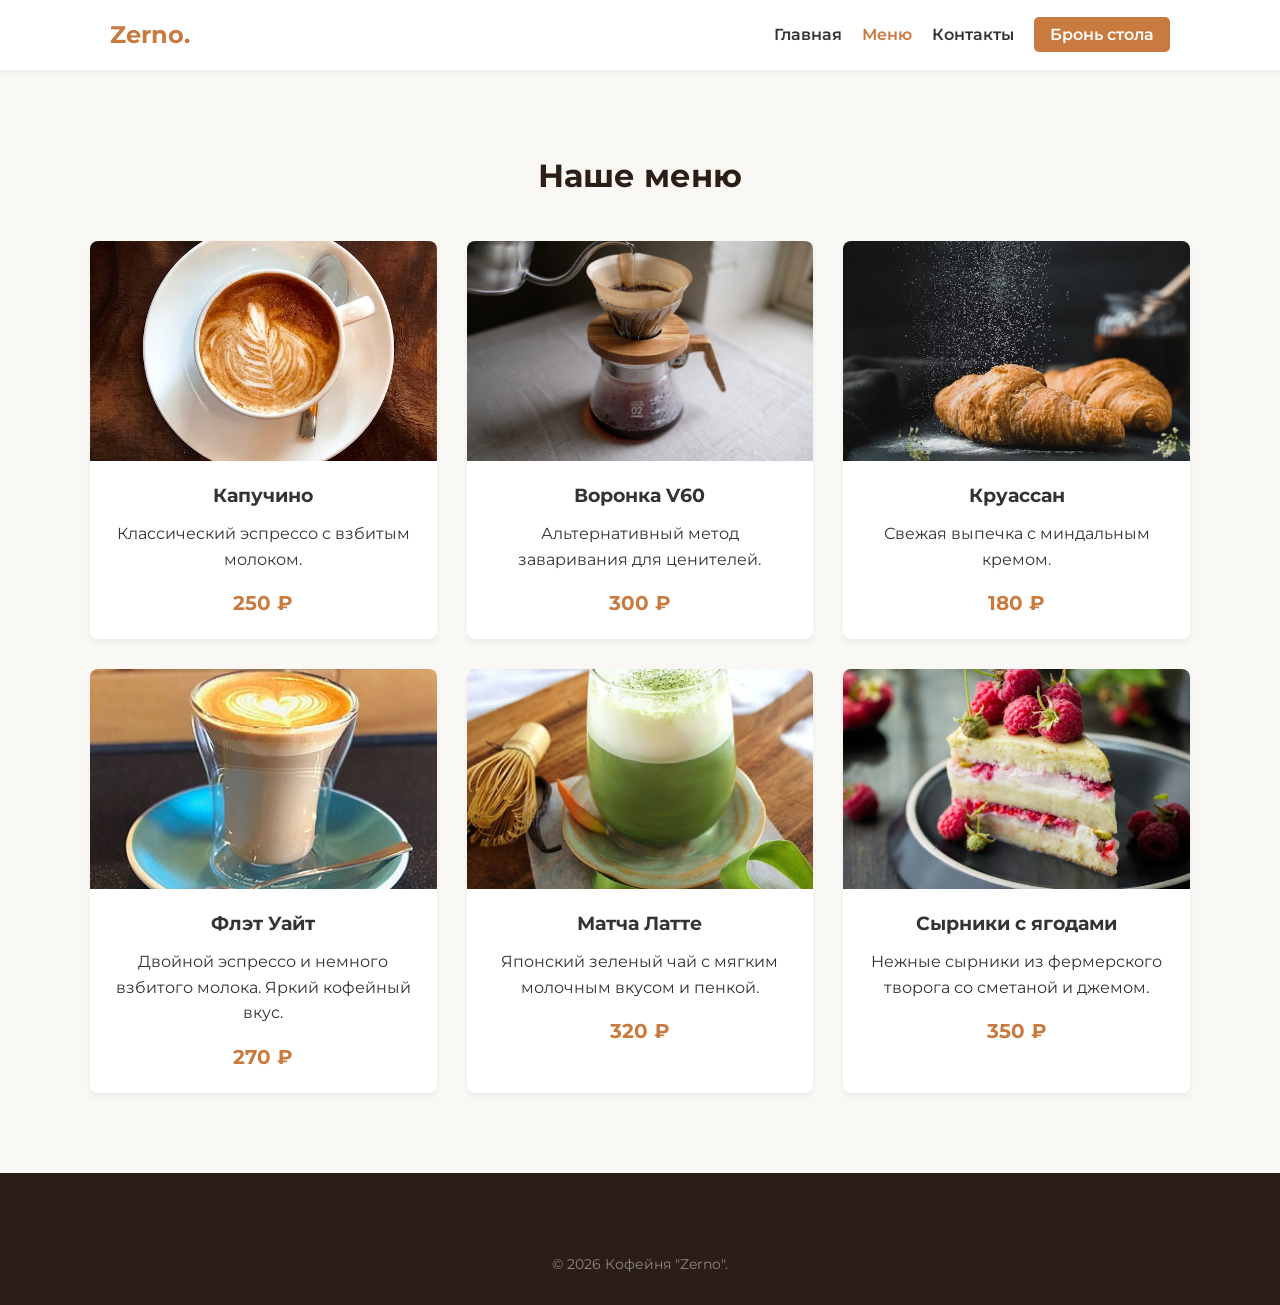
<file: Projects/Yeranr-Yerkhan-Nikita/menu.html>
<!DOCTYPE html>
<html lang="ru">
<head>
    <meta charset="UTF-8">
    <meta name="viewport" content="width=device-width, initial-scale=1.0">
    <title>Меню | Кофейня "Zerno"</title>
    <link rel="preconnect" href="https://fonts.googleapis.com">
    <link rel="preconnect" href="https://fonts.gstatic.com" crossorigin>
    <link href="https://fonts.googleapis.com/css2?family=Montserrat:wght@400;600;700&display=swap" rel="stylesheet">
    <link rel="stylesheet" href="style.css">
    <script src="script.js"></script>
</head>
<body>

    <header class="header">
        <div class="container header-wrap">
            <a href="index.html" class="logo" style="text-decoration: none;">Zerno.</a>
            <nav class="main-nav">
                <ul>
                    <li><a href="index.html">Главная</a></li>
                    <li><a href="menu.html">Меню</a></li>
                    <li><a href="contacts.html">Контакты</a></li>
                    <li><a href="booking.html" class="btn-nav-book">Бронь стола</a></li>
                </ul>
            </nav>
        </div>
    </header>

    <main class="page-content">
        <div class="container section-padding">
            <h2>Наше меню</h2>
            <div class="menu-grid">
                <div class="menu-card">
                    <img src="media/photo1.avif" alt="Капучино" class="card-img">
                    <div class="card-info">
                        <h3>Капучино</h3>
                        <p>Классический эспрессо с взбитым молоком.</p>
                        <span class="price">250 ₽</span>
                    </div>
                </div>
                <div class="menu-card">
                    <img src="media/image9.jpg" alt="Воронка V60" class="card-img">
                    <div class="card-info">
                        <h3>Воронка V60</h3>
                        <p>Альтернативный метод заваривания для ценителей.</p>
                        <span class="price">300 ₽</span>
                    </div>
                </div>
                <div class="menu-card">
                    <img src="media/photo3.avif" alt="Круассан" class="card-img">
                    <div class="card-info">
                        <h3>Круассан</h3>
                        <p>Свежая выпечка с миндальным кремом.</p>
                        <span class="price">180 ₽</span>
                    </div>
                </div>
                <div class="menu-card">
                        <img src="media/image1.jpg" alt="Флэт Уайт" class="card-img">
                        <div class="card-info">
                            <h3>Флэт Уайт</h3>
                            <p>Двойной эспрессо и немного взбитого молока. Яркий кофейный вкус.</p>
                            <span class="price">270 ₽</span>
                        </div>
                    </div>
                    
                    <div class="menu-card">
                        <img src="media/image1.webp" alt="Матча Латте" class="card-img">
                        <div class="card-info">
                            <h3>Матча Латте</h3>
                            <p>Японский зеленый чай с мягким молочным вкусом и пенкой.</p>
                            <span class="price">320 ₽</span>
                        </div>
                    </div>
                    
                    <div class="menu-card">
                        <img src="media/photo4.avif" alt="Сырники" class="card-img">
                        <div class="card-info">
                            <h3>Сырники с ягодами</h3>
                            <p>Нежные сырники из фермерского творога со сметаной и джемом.</p>
                            <span class="price">350 ₽</span>
                        </div>
                    </div>
            </div>
        </div>
    </main>

    <footer class="footer">
        <div class="container">
            <p class="copyright">© 2026 Кофейня "Zerno".</p>
        </div>
    </footer>

</body>
</html>
</file>
<file: Projects/Yeranr-Yerkhan-Nikita/style.css>
/* (*) применяет стили ко всем элементам на сайте */
* {
    margin: 0; /* убирает стандартные внешние отступы браузера */
    padding: 0; /* убирает стандартные внутренние отступы */
    /* рамки (border) и отступы (padding) не будут увеличивать заданную ширину блоков
       верстка не будет ехать в стороны. */
    box-sizing: border-box; 
}

/* стили для всего тела */
body {
    font-family: 'Montserrat', sans-serif; /* sans-serif - запасной шрифт без засечек, если Montserrat не загрузится */
    color: #333; /* темно-серый цвет текста */
    line-height: 1.6; /* межстрочный интервал */
    background-color: #faf8f5; 
}

/* --- КАРКАС И СЕТКА --- */
/* класс .container центрирует контент и не дает ему растянуться на огромных мониторах */
.container {
    max-width: 1100px; /* макс ширина сайта */
    margin: 0 auto; /* margin auto по горизонтали выравнивает блок ровно по центру экрана */
    padding: 0 20px; /* отступы по бокам, чтобы на телефонах текст не прилипал к краям экрана */
}

/* универсальный класс для создания одинаковых отступов между секциями */
.section-padding {
    padding: 80px 0;
}

h2 {
    text-align: center;
    font-size: 32px;
    margin-bottom: 40px;
    color: #2c1e16;
}

/* --- ШАПК --- */
.header {
    background-color: #fff;
    box-shadow: 0 2px 5px rgba(0,0,0,0.05); /* легкая тень для отделения шапки от контента */
    position: sticky; /* при скролле шапка прилипнет к верху экрана */
    top: 0;
    z-index: 100; /* шапка всегда будет поверх остальных элементов сайта (z-ось) */
}

/* Flexbox-контейнер для шапки */
.header-wrap {
    display: flex; /* Flexbox */
    justify-content: space-between; /* логотип и меню по разным краям */
    align-items: center; /* выравниваение элементы ровно по вертикальному центру */
    height: 70px;
}

.logo {
    font-size: 24px;
    font-weight: 700;
    color: #c97a3e; 
}

.main-nav ul {
    list-style: none; /* убирает стандартные точки у списка <li> */
    display: flex;
    gap: 20px; /* расстояние между пунктами меню */
}

.main-nav a {
    text-decoration: none; /* убирает стандартное подчеркивание у ссылок */
    color: #333;
    font-weight: 600;
    /* transition делает смену цвета плавной (за 0.3 секунды) */
    transition: color 0.3s; 
}

/* :hover срабатывает, когда чел наводит мышку на элемент */
.main-nav a:hover {
    color: #c97a3e;
}

/* --- ГЛАВНЫЙ ЭКРАН (С ФОНОМ) --- */
.hero {
    /* полупрозрачный темный градиент, и под ним картинка 
        center/cover картинку заполниет весь блок, обрезая лишнее */
    background: linear-gradient(rgba(44, 30, 22, 0.8), rgba(44, 30, 22, 0.8)), 
                url('https://images.unsplash.com/photo-1442512595331-e89e73853f31?auto=format&fit=crop&w=1920&q=80') center/cover no-repeat;
    color: #fff;
    padding: 140px 0;
    text-align: center;
}

.hero h1 {
    font-size: 48px;
    margin-bottom: 20px;
    font-weight: 700;
}

.hero p {
    font-size: 18px;
    margin-bottom: 30px;
    color: #eee;
}

.btn {
    display: inline-block; /* позволяет задавать кнопке ширину, высоту и отступы */
    background-color: #c97a3e;
    color: #fff;
    padding: 15px 30px;
    text-decoration: none;
    border-radius: 5px; /* скругляет углы */
    font-weight: 600;
    transition: background 0.3s;
}

.btn:hover {
    background-color: #b0652e;
}

.features {
    display: flex;
    justify-content: space-between;
    gap: 30px;
    text-align: center;
}

.feature-item {
    flex: 1; /* равная ширина карточек (1 часть свободного пространства) */
    background: #fff;
    padding: 30px;
    border-radius: 8px;
    box-shadow: 0 4px 6px rgba(0,0,0,0.05);
}

.feature-item h3 {
    margin-bottom: 15px;
    color: #c97a3e;
}

/* --- МЕНЮ (ГРИДЫ) --- */
.menu-grid {
    display: grid; /* CSS Grid */
    /* auto-fit автоматически переносит карточки на новую строку, 
       minmax(300px, 1fr) карточка не может быть уже 300px, но может растягиваться (1fr) */
    grid-template-columns: repeat(auto-fit, minmax(300px, 1fr));
    gap: 30px; /* отступы между колонками и рядами сетки */
}

.menu-card {
    background: #fff;
    border-radius: 8px;
    overflow: hidden; /* скрывает всё, что вылезает за рамки скругленных углов карточки (например, картинку) */
    box-shadow: 0 4px 6px rgba(0,0,0,0.05);
}

/* настройки для картинок */
.card-img {
    width: 100%; /* картинка занимает 100% ширины родительского блока */
    height: 220px; /* фиксированная высота, чтобы все карточки были ровными */
    object-fit: cover; /* идеальная обрезка без искажений пропорций (как background-size: cover) */
    display: block; /* убирает лишний отступ в 3px снизу от картинок (баг строчных элементов) */
}

.card-info {
    padding: 20px;
    text-align: center;
}

.card-info h3 {
    margin-bottom: 10px;
}

.price {
    display: block;
    margin-top: 15px;
    font-size: 20px;
    font-weight: 700;
    color: #c97a3e;
}

/* --- ФУТЕР --- */
.footer {
    background-color: #2c1e16;
    color: #fff;
    text-align: center;
    padding: 50px 0 20px;
}

.footer h2 {
    color: #fff;
    margin-bottom: 20px;
}

.footer p {
    margin-bottom: 10px;
}

.copyright {
    margin-top: 30px;
    font-size: 14px;
    color: #888;
}

/* --- АДАПТИВ (Медиа-запросы) --- */
/* этот блок кода для экранах у которых 768 пикселей (планшеты и телефоны) */
@media (max-width: 768px) {
    .features {
        flex-direction: column; /* меняет направление флексов с горизонтального (в ряд) на вертикальное (в колонку) */
    }
    .hero h1 {
        font-size: 32px; /* уменьшает шрифт на телефонах, чтобы он поместился */
    }
    .header-wrap {
        flex-direction: column;
        height: auto;
        padding: 15px 0;
        gap: 15px;
    }
}

/* --- СТРАНИЦЫ И ФОРМЫ --- */
.page-content {
    min-height: 60vh; /* мини высота блока - 60% от высоты экрана (Viewport Height), чтобы подвал не прилипал к верху */
}

.contacts-wrapper {
    display: flex;
    gap: 50px;
    justify-content: space-between;
    background: #fff;
    padding: 40px;
    border-radius: 8px;
    box-shadow: 0 4px 6px rgba(0,0,0,0.05);
}

.contact-info, .contact-form {
    flex: 1; /* делим форму и контакты пополам (50/50) */
}

.contact-info h3 {
    margin-top: 20px;
    color: #c97a3e;
}

/* :first-child применяет стиль только к первому заголовку h3 внутри блока */
.contact-info h3:first-child {
    margin-top: 0; 
}

/* стили для полей ввода (input, textarea) */
.form-input {
    width: 100%;
    padding: 15px;
    margin-bottom: 20px;
    border: 1px solid #ddd;
    border-radius: 5px;
    font-family: 'Montserrat', sans-serif; /* шрифт для инпутов */
    font-size: 16px;
}

/* :focus срабатывает, когда чел кликнул в поле и пишет текст */
.form-input:focus {
    outline: none; /* убирает стандартную обводку браузера */
    border-color: #c97a3e; /* делаем рамку фирменного цвета */
}

@media (max-width: 768px) {
    .contacts-wrapper {
        flex-direction: column; /* на мобилаъ форма и контакты встанут друг под другом */
    }
}

/* --- ГАЛЕРЕЯ --- */
.gallery {
    background-color: #faf8f5;
}

.gallery-grid {
    display: grid;
    grid-template-columns: repeat(auto-fit, minmax(250px, 1fr));
    gap: 15px;
}

.gallery-img {
    width: 100%;
    height: 250px;
    object-fit: cover;
    border-radius: 8px;
    /* transition подготавливает картинку к плавной анимации */
    transition: transform 0.3s ease; 
}

/* эффект увеличения фото при наведении */
.gallery-img:hover {
    transform: scale(1.03); /* увеличивает элемент на 3% по осям X и Y */
    box-shadow: 0 10px 20px rgba(0,0,0,0.1);
}

/* --- ОТЗЫВЫ --- */
.reviews-wrap {
    display: flex;
    gap: 30px;
    justify-content: center;
    flex-wrap: wrap; /* разрешает карточкам переноситься на новую строку, если они не помещаются в экран */
}

.review-card {
    background: #faf8f5;
    padding: 30px;
    border-radius: 12px;
    flex: 1;
    min-width: 300px;
    max-width: 500px;
    border: 1px solid #eee;
    box-shadow: 0 4px 10px rgba(0,0,0,0.03);
}

.review-header {
    display: flex;
    align-items: center;
    gap: 15px;
    margin-bottom: 15px;
}

.avatar {
    width: 60px;
    height: 60px;
    border-radius: 50%; /* квадратная картинка в круглую */
    object-fit: cover;
}

.stars {
    color: #c97a3e;
    font-size: 18px;
    letter-spacing: 2px; /* расстояние между звездочками */
}

.review-card p {
    font-style: italic; /* курсивный текст для цитаты */
    color: #555;
}

/* --- КНОПКА БРОНИ В ШАПКЕ --- */
.btn-nav-book {
    background-color: #c97a3e;
    /* !important перебивает любые другие стили цвета, заданные выше для ссылок в меню */
    color: #fff !important; 
    padding: 8px 16px;
    border-radius: 5px;
    transition: background-color 0.3s;
}

.btn-nav-book:hover {
    background-color: #b0652e;
}
</file>
